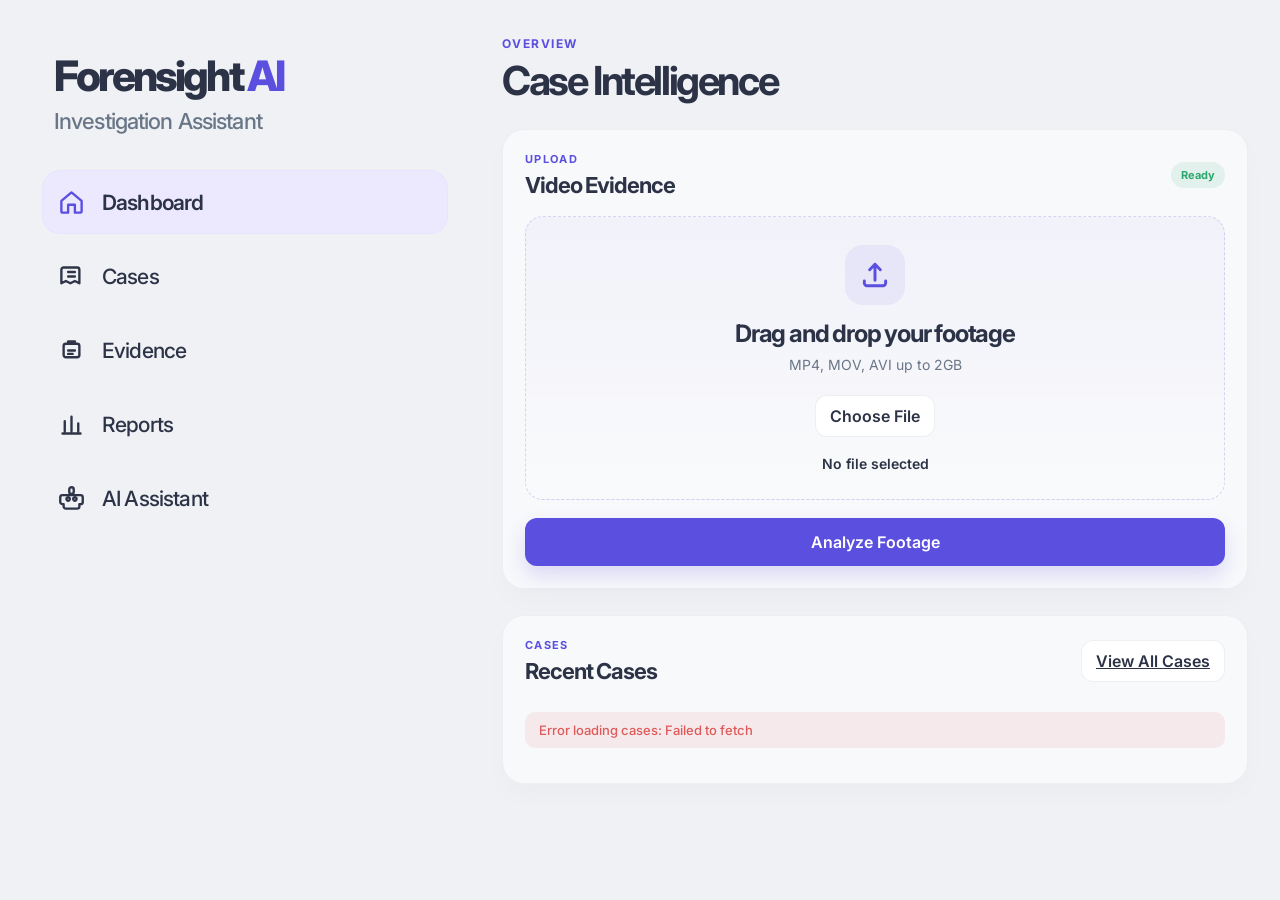
<file: frontend/index.html>
<!DOCTYPE html>
<html lang="en">
<head>
  <meta charset="UTF-8" />
  <meta name="viewport" content="width=device-width, initial-scale=1.0" />
  <title>Forensight AI</title>
  <link rel="preconnect" href="https://fonts.googleapis.com" />
  <link rel="preconnect" href="https://fonts.gstatic.com" crossorigin />
  <link href="https://fonts.googleapis.com/css2?family=Inter:wght@400;500;600;700;800&display=swap" rel="stylesheet" />
  <link rel="stylesheet" href="css/style.css?v=20261021-1526" />
</head>
<body>
  <div class="app-shell">
    <aside class="sidebar">
      <div class="brand">
        <div class="brand-title">Forensight <span>AI</span></div>
        <div class="brand-subtitle">Investigation Assistant</div>
      </div>

      <nav class="nav" aria-label="Sidebar navigation">
        <a href="index.html" class="nav-item active">
          <span class="nav-icon" aria-hidden="true">
            <svg viewBox="0 0 24 24"><path d="M3 10.5 12 3l9 7.5V20a1 1 0 0 1-1 1h-5v-7H9v7H4a1 1 0 0 1-1-1z"/></svg>
          </span>
          <span>Dashboard</span>
        </a>

        <a href="cases.html" class="nav-item">
          <span class="nav-icon" aria-hidden="true">
            <svg viewBox="0 0 24 24"><path d="M7 4h10a2 2 0 0 1 2 2v12l-4-2-4 2-4-2-4 2V6a2 2 0 0 1 2-2zm2 4h6M9 12h6"/></svg>
          </span>
          <span>Cases</span>
        </a>

        <a href="evidence.html" class="nav-item">
          <span class="nav-icon" aria-hidden="true">
            <svg viewBox="0 0 24 24"><path d="M7 6h10a2 2 0 0 1 2 2v8a2 2 0 0 1-2 2H7a2 2 0 0 1-2-2V8a2 2 0 0 1 2-2zm2 0V4h6v2M9 12h6M9 15h4"/></svg>
          </span>
          <span>Evidence</span>
        </a>

        <a href="reports.html" class="nav-item">
          <span class="nav-icon" aria-hidden="true">
            <svg viewBox="0 0 24 24"><path d="M6 18V9m6 9V5m6 13v-7M4 20h16"/></svg>
          </span>
          <span>Reports</span>
        </a>

        <a href="ai-assistant.html" class="nav-item">
          <span class="nav-icon" aria-hidden="true">
            <svg viewBox="0 0 24 24"><path d="M12 2a2 2 0 0 1 2 2v2a2 2 0 0 1-2 2 2 2 0 0 1-2-2V4a2 2 0 0 1 2-2zm8 7a2 2 0 0 1 2 2v4a2 2 0 0 1-2 2h-1v2a2 2 0 0 1-2 2H7a2 2 0 0 1-2-2v-2H4a2 2 0 0 1-2-2v-4a2 2 0 0 1 2-2h16zM9 11a1.5 1.5 0 1 0 0 3 1.5 1.5 0 0 0 0-3zm6 0a1.5 1.5 0 1 0 0 3 1.5 1.5 0 0 0 0-3z"/></svg>
          </span>
          <span>AI Assistant</span>
        </a>
      </nav>
    </aside>

    <main class="content-area" aria-label="Main content">
      <div class="dashboard page-section" id="pageDashboard">
        <header class="topbar">
          <div>
            <p class="eyebrow">Overview</p>
            <h1>Case Intelligence</h1>
          </div>
        </header>

        <section class="hero-row">
          <div class="upload-panel panel">
            <div class="panel-header">
              <div>
                <p class="eyebrow small">Upload</p>
                <h2>Video Evidence</h2>
              </div>
              <span class="status-pill ok" id="statusPill">Ready</span>
            </div>

            <div class="upload-dropzone">
              <input type="file" id="videoInput" accept="video/*" hidden />
              <div class="upload-icon" aria-hidden="true">
                <svg viewBox="0 0 24 24"><path d="M12 16V4m0 0 4 4m-4-4-4 4M4 16.5V18a2 2 0 0 0 2 2h12a2 2 0 0 0 2-2v-1.5"/></svg>
              </div>
              <h3>Drag and drop your footage</h3>
              <p>MP4, MOV, AVI up to 2GB</p>
              <button type="button" class="secondary-btn browse-btn" id="browseBtn">Choose File</button>
              <div class="file-name" id="fileName">No file selected</div>
            </div>

            <div class="upload-actions">
              <button type="button" class="primary-btn wide" id="analyzeBtn">Analyze Footage</button>
            </div>

            <!-- Live Progress Bar -->
            <div class="progress-container hidden" id="analysisProgressContainer" style="margin-top: 15px; padding: 12px 16px; background: rgba(30, 41, 59, 0.7); border: 1px solid rgba(255,255,255,0.08); border-radius: 8px;">
              <div style="display: flex; justify-content: space-between; font-size: 0.85rem; margin-bottom: 6px; color: #94a3b8;">
                <span id="analysisProgressText">Initializing analysis...</span>
                <strong id="analysisProgressPercent" style="color: #38bdf8;">0%</strong>
              </div>
              <div style="width: 100%; height: 8px; background: rgba(255,255,255,0.1); border-radius: 4px; overflow: hidden;">
                <div id="analysisProgressBar" style="width: 0%; height: 100%; background: linear-gradient(90deg, #3b82f6, #10b981); transition: width 0.3s ease;"></div>
              </div>
            </div>
          </div>

        </section>

        <section class="panel recent-cases-panel" id="recentCasesPanel">
          <div class="panel-header">
            <div>
              <p class="eyebrow small">Cases</p>
              <h2>Recent Cases</h2>
            </div>
            <a class="secondary-btn" href="cases.html">View All Cases</a>
          </div>
          <div class="recent-list" id="recentCasesList">
            <p class="empty-state">Loading cases...</p>
          </div>
        </section>

        <section class="panel results-panel hidden" id="analysisResults" aria-live="polite">
          <div class="panel-header">
            <div>
              <p class="eyebrow small">Analysis Output</p>
              <h2>Detection Results</h2>
            </div>
            <div class="result-links" style="display: flex; gap: 8px; flex-wrap: wrap;">
              <a class="secondary-btn" id="detectionsLink" href="#" target="_blank" rel="noreferrer">Open JSON</a>
              <button type="button" class="primary-btn" id="annotatedVideoLink">View Annotated Video</button>
              <a class="secondary-btn" id="navEvidenceLink" href="evidence.html">Evidence Log</a>
              <a class="secondary-btn" id="navTimelineLink" href="timeline.html">Timeline</a>
              <a class="secondary-btn" id="navReportLink" href="reports.html">Report</a>
              <a class="secondary-btn" id="navAiLink" href="ai-assistant.html">AI Assistant</a>
            </div>
          </div>

          <div class="video-preview hidden" id="videoPreview">
            <video id="annotatedVideo" controls preload="auto">
              Your browser does not support video playback.
            </video>
            <div class="video-actions">
              <a class="secondary-btn" id="downloadVideoLink" href="#" download>Download Annotated Video</a>
              <a class="secondary-btn" id="threatsJsonLink" href="#" target="_blank" rel="noreferrer">Threat Report (JSON)</a>
            </div>
          </div>

          <!-- Threat Assessment Banner -->
          <div class="threat-banner threat-safe" id="threatBanner">
            <div class="threat-badge-group">
              <span class="threat-level-pill" id="threatLevelPill">SAFE</span>
              <span class="threat-score-label">Peak Threat Risk: <strong id="threatScoreValue">0%</strong></span>
            </div>
            <div class="threat-incidents-count" id="threatIncidentsCount">0 Incidents Detected</div>
          </div>

          <div class="result-summary">
            <div class="result-stat">
              <span>Threat Level</span>
              <strong id="statThreatLevel">SAFE</strong>
            </div>
            <div class="result-stat">
              <span>Threat Incidents</span>
              <strong id="statThreatIncidents">0</strong>
            </div>
            <div class="result-stat">
              <span>Total detections</span>
              <strong id="totalDetections">0</strong>
            </div>
            <div class="result-stat result-objects">
              <span>Objects detected</span>
              <div id="objectCounts">No objects detected</div>
            </div>
          </div>

          <!-- Threat Incidents Timeline -->
          <div class="incidents-section" id="incidentsSection">
            <div class="section-title-row">
              <h3>Threat Incidents & Key Markers</h3>
              <span class="subtext">Click any incident to jump video directly to that moment</span>
            </div>
            <div class="incidents-list" id="incidentsList">
              <div class="no-incidents">No high-risk threat incidents identified in this footage.</div>
            </div>
          </div>

          <div class="table-wrap result-table-wrap">
            <table>
              <thead>
                <tr>
                  <th>Frame</th>
                  <th>Time</th>
                  <th>Object</th>
                  <th>Confidence</th>
                </tr>
              </thead>
              <tbody id="detectionsTable">
                <tr><td colspan="5">No detections available.</td></tr>
              </tbody>
            </table>
          </div>
          <p class="result-note" id="resultNote"></p>
        </section>

      </div>
    </main>
  </div>

  <script src="js/dashboard.js?v=20261021-1621"></script>
</body>
</html>
</file>
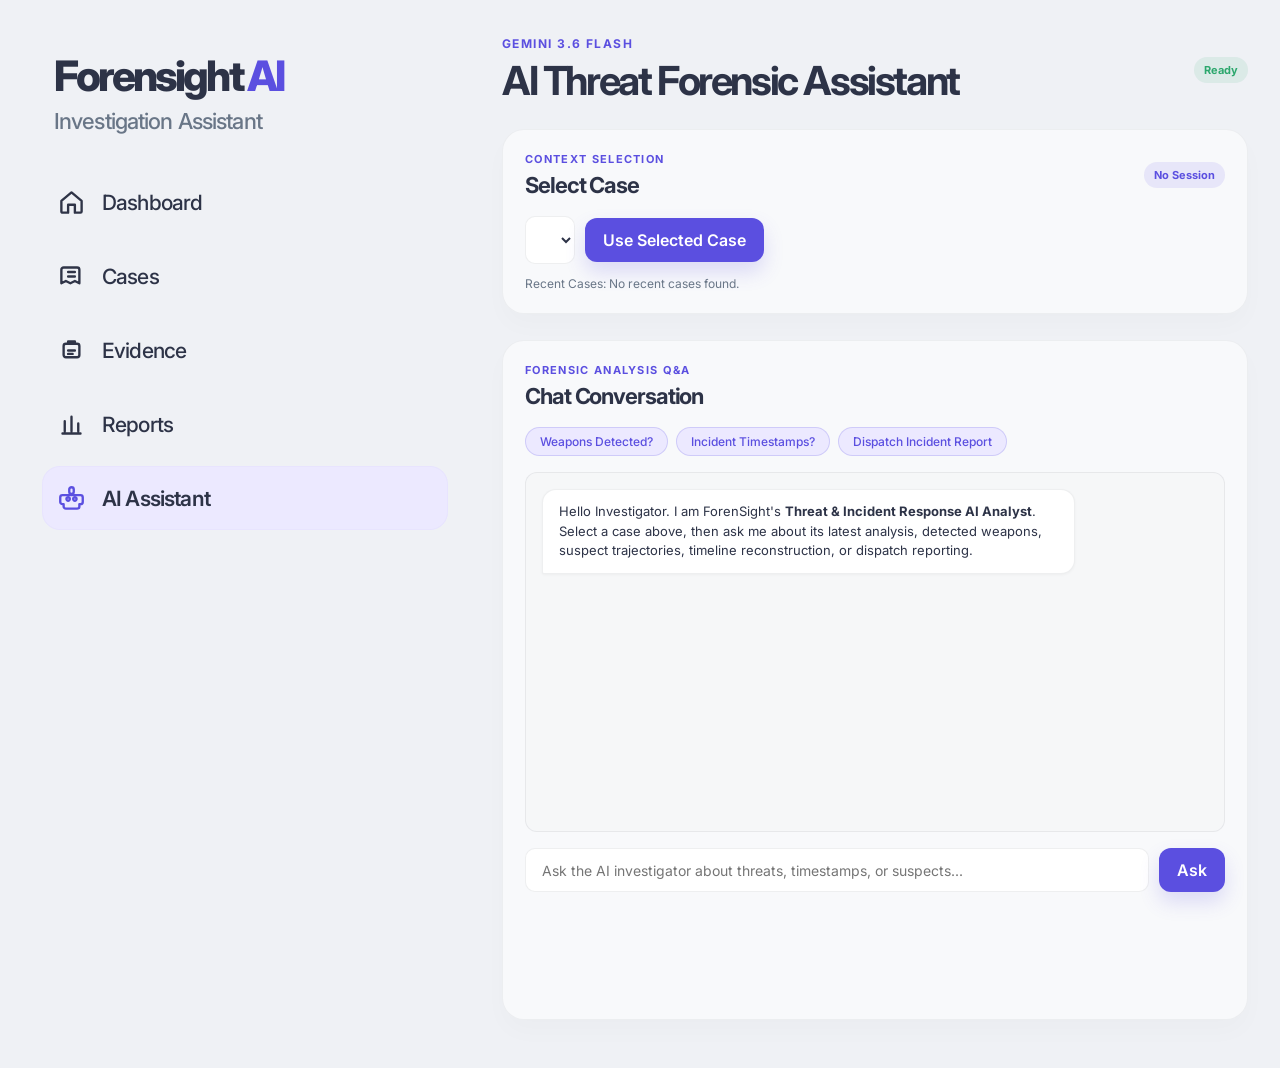
<file: frontend/ai-assistant.html>
<!DOCTYPE html>
<html lang="en">
<head>
  <meta charset="UTF-8" />
  <meta name="viewport" content="width=device-width, initial-scale=1.0" />
  <title>AI Assistant — Forensight AI</title>
  <link rel="preconnect" href="https://fonts.googleapis.com" />
  <link rel="preconnect" href="https://fonts.gstatic.com" crossorigin />
  <link href="https://fonts.googleapis.com/css2?family=Inter:wght@400;500;600;700;800&display=swap" rel="stylesheet" />
  <link rel="stylesheet" href="css/style.css?v=20261021-1526" />
  <link rel="stylesheet" href="css/ai-assistant.css" />
</head>
<body>
  <div class="app-shell">
    <aside class="sidebar">
      <div class="brand">
        <div class="brand-title">Forensight <span>AI</span></div>
        <div class="brand-subtitle">Investigation Assistant</div>
      </div>

      <nav class="nav" aria-label="Sidebar navigation">
        <a href="index.html" class="nav-item">
          <span class="nav-icon" aria-hidden="true">
            <svg viewBox="0 0 24 24"><path d="M3 10.5 12 3l9 7.5V20a1 1 0 0 1-1 1h-5v-7H9v7H4a1 1 0 0 1-1-1z"/></svg>
          </span>
          <span>Dashboard</span>
        </a>

        <a href="cases.html" class="nav-item">
          <span class="nav-icon" aria-hidden="true">
            <svg viewBox="0 0 24 24"><path d="M7 4h10a2 2 0 0 1 2 2v12l-4-2-4 2-4-2-4 2V6a2 2 0 0 1 2-2zm2 4h6M9 12h6"/></svg>
          </span>
          <span>Cases</span>
        </a>

        <a href="evidence.html" class="nav-item">
          <span class="nav-icon" aria-hidden="true">
            <svg viewBox="0 0 24 24"><path d="M7 6h10a2 2 0 0 1 2 2v8a2 2 0 0 1-2 2H7a2 2 0 0 1-2-2V8a2 2 0 0 1 2-2zm2 0V4h6v2M9 12h6M9 15h4"/></svg>
          </span>
          <span>Evidence</span>
        </a>

        <a href="reports.html" class="nav-item">
          <span class="nav-icon" aria-hidden="true">
            <svg viewBox="0 0 24 24"><path d="M6 18V9m6 9V5m6 13v-7M4 20h16"/></svg>
          </span>
          <span>Reports</span>
        </a>

        <a href="ai-assistant.html" class="nav-item active">
          <span class="nav-icon" aria-hidden="true">
            <svg viewBox="0 0 24 24"><path d="M12 2a2 2 0 0 1 2 2v2a2 2 0 0 1-2 2 2 2 0 0 1-2-2V4a2 2 0 0 1 2-2zm8 7a2 2 0 0 1 2 2v4a2 2 0 0 1-2 2h-1v2a2 2 0 0 1-2 2H7a2 2 0 0 1-2-2v-2H4a2 2 0 0 1-2-2v-4a2 2 0 0 1 2-2h16zM9 11a1.5 1.5 0 1 0 0 3 1.5 1.5 0 0 0 0-3zm6 0a1.5 1.5 0 1 0 0 3 1.5 1.5 0 0 0 0-3z"/></svg>
          </span>
          <span>AI Assistant</span>
        </a>
      </nav>
    </aside>

    <main class="content-area" aria-label="Main content">
      <div class="dashboard">
        <header class="topbar">
          <div>
            <p class="eyebrow">Gemini 3.6 Flash</p>
            <h1>AI Threat Forensic Assistant</h1>
          </div>
          <span class="status-pill ok" id="chatStatusPill">Ready</span>
        </header>

        <!-- Session Selection Panel -->
        <section class="panel">
          <div class="panel-header">
            <div>
              <p class="eyebrow small">Context Selection</p>
              <h2>Select Case</h2>
            </div>
            <span class="status-tag" id="activeSessionBadge">No Session</span>
          </div>
          <div style="display: flex; gap: 10px; align-items: center;">
            <div class="case-session-picker">
              <select id="caseNameSelect" class="case-session-select" aria-label="Select a case"></select>
            </div>
            <input type="hidden" id="aiAnalysisIdInput" />
            <button type="button" class="primary-btn" id="loadAnalysisAiBtn">Use Selected Case</button>
          </div>
          <div style="margin-top: 12px; font-size: 12px; color: var(--muted);" id="aiQuickLinks">
            <span>Recent Cases: </span><span id="aiQuickLinksChips">None recorded yet</span>
          </div>
        </section>

        <!-- AI Forensic Chat Panel -->
        <section class="panel chat-panel" id="investigationChatPanel">
          <div class="panel-header">
            <div>
              <p class="eyebrow small">Forensic Analysis Q&amp;A</p>
              <h2>Chat Conversation</h2>
            </div>
          </div>

          <div class="chat-quick-prompts" id="chatQuickPrompts">
            <button type="button" class="prompt-chip" data-prompt="Was any lethal weapon, gun, or knife detected in this footage?">Weapons Detected?</button>
            <button type="button" class="prompt-chip" data-prompt="At what exact timestamps did threat incidents occur and who was armed?">Incident Timestamps?</button>
            <button type="button" class="prompt-chip" data-prompt="Generate a formal security incident summary report for police or security dispatch.">Dispatch Incident Report</button>
          </div>

          <div class="chat-messages" id="chatMessages">
            <div class="chat-bubble model">
              <p>Hello Investigator. I am ForenSight's <strong>Threat &amp; Incident Response AI Analyst</strong>. Select a case above, then ask me about its latest analysis, detected weapons, suspect trajectories, timeline reconstruction, or dispatch reporting.</p>
            </div>
          </div>

          <form class="chat-input-form" id="chatForm">
            <input type="text" id="chatInput" placeholder="Ask the AI investigator about threats, timestamps, or suspects..." autocomplete="off" />
            <button type="submit" class="primary-btn" id="chatSendBtn">Ask</button>
          </form>
        </section>
      </div>
    </main>
  </div>

  <script src="js/case-session-picker.js?v=20261021-1642"></script>
  <script src="js/ai-assistant.js?v=20261021-1642"></script>
</body>
</html>
</file>
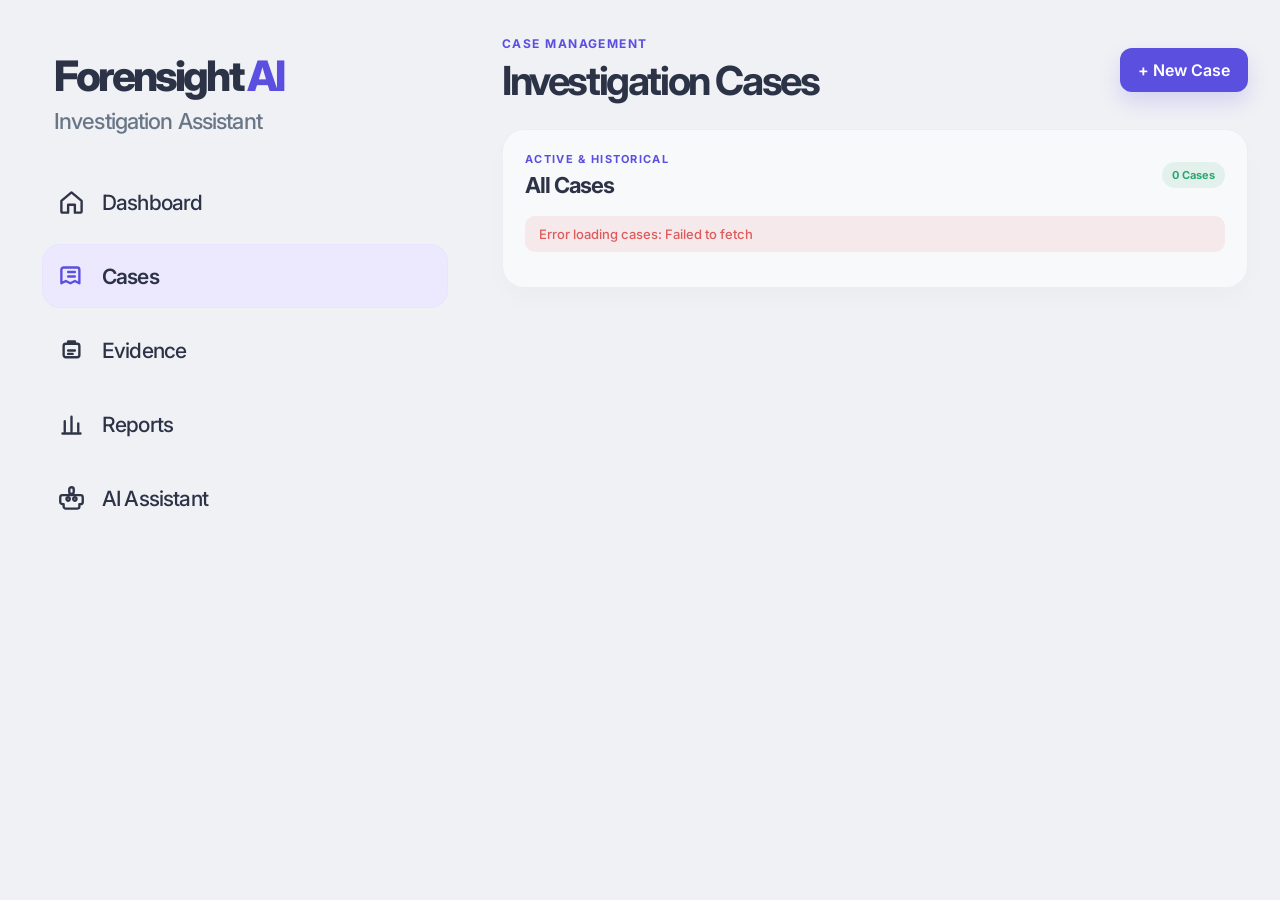
<file: frontend/cases.html>
<!DOCTYPE html>
<html lang="en">
<head>
  <meta charset="UTF-8" />
  <meta name="viewport" content="width=device-width, initial-scale=1.0" />
  <title>Cases — Forensight AI</title>
  <link rel="preconnect" href="https://fonts.googleapis.com" />
  <link rel="preconnect" href="https://fonts.gstatic.com" crossorigin />
  <link href="https://fonts.googleapis.com/css2?family=Inter:wght@400;500;600;700;800&display=swap" rel="stylesheet" />
  <link rel="stylesheet" href="css/style.css?v=20261021-1526" />
  <link rel="stylesheet" href="css/cases.css?v=20261021-1611" />
</head>
<body>
  <div class="app-shell">
    <aside class="sidebar">
      <div class="brand">
        <div class="brand-title">Forensight <span>AI</span></div>
        <div class="brand-subtitle">Investigation Assistant</div>
      </div>

      <nav class="nav" aria-label="Sidebar navigation">
        <a href="index.html" class="nav-item">
          <span class="nav-icon" aria-hidden="true">
            <svg viewBox="0 0 24 24"><path d="M3 10.5 12 3l9 7.5V20a1 1 0 0 1-1 1h-5v-7H9v7H4a1 1 0 0 1-1-1z"/></svg>
          </span>
          <span>Dashboard</span>
        </a>

        <a href="cases.html" class="nav-item active">
          <span class="nav-icon" aria-hidden="true">
            <svg viewBox="0 0 24 24"><path d="M7 4h10a2 2 0 0 1 2 2v12l-4-2-4 2-4-2-4 2V6a2 2 0 0 1 2-2zm2 4h6M9 12h6"/></svg>
          </span>
          <span>Cases</span>
        </a>

        <a href="evidence.html" class="nav-item">
          <span class="nav-icon" aria-hidden="true">
            <svg viewBox="0 0 24 24"><path d="M7 6h10a2 2 0 0 1 2 2v8a2 2 0 0 1-2 2H7a2 2 0 0 1-2-2V8a2 2 0 0 1 2-2zm2 0V4h6v2M9 12h6M9 15h4"/></svg>
          </span>
          <span>Evidence</span>
        </a>

        <a href="reports.html" class="nav-item">
          <span class="nav-icon" aria-hidden="true">
            <svg viewBox="0 0 24 24"><path d="M6 18V9m6 9V5m6 13v-7M4 20h16"/></svg>
          </span>
          <span>Reports</span>
        </a>

        <a href="ai-assistant.html" class="nav-item">
          <span class="nav-icon" aria-hidden="true">
            <svg viewBox="0 0 24 24"><path d="M12 2a2 2 0 0 1 2 2v2a2 2 0 0 1-2 2 2 2 0 0 1-2-2V4a2 2 0 0 1 2-2zm8 7a2 2 0 0 1 2 2v4a2 2 0 0 1-2 2h-1v2a2 2 0 0 1-2 2H7a2 2 0 0 1-2-2v-2H4a2 2 0 0 1-2-2v-4a2 2 0 0 1 2-2h16zM9 11a1.5 1.5 0 1 0 0 3 1.5 1.5 0 0 0 0-3zm6 0a1.5 1.5 0 1 0 0 3 1.5 1.5 0 0 0 0-3z"/></svg>
          </span>
          <span>AI Assistant</span>
        </a>
      </nav>
    </aside>

    <main class="content-area" aria-label="Main content">
      <div class="dashboard">
        <header class="topbar">
          <div>
            <p class="eyebrow">Case Management</p>
            <h1>Investigation Cases</h1>
          </div>
          <button type="button" class="primary-btn" id="showNewCaseModalBtn">+ New Case</button>
        </header>

        <!-- Create Case Panel -->
        <section class="panel hidden" id="createCasePanel">
          <div class="panel-header">
            <div>
              <p class="eyebrow small">Form</p>
              <h2>Create New Investigation Case</h2>
            </div>
            <button type="button" class="secondary-btn" id="cancelCaseBtn">Cancel</button>
          </div>
          <form id="createCaseForm">
            <div class="form-row">
              <div class="form-group">
                <label for="caseNameInput">Case Name *</label>
                <input type="text" id="caseNameInput" placeholder="e.g. Incident #2026-09A — Main Entrance Security" required />
              </div>
              <div class="form-group">
                <label for="caseInvestigatorInput">Lead Investigator</label>
                <input type="text" id="caseInvestigatorInput" placeholder="e.g. Agent J. Miller" />
              </div>
            </div>
            <div class="form-group">
              <label for="caseDescriptionInput">Case Description</label>
              <textarea id="caseDescriptionInput" rows="3" placeholder="Brief summary of the incident under investigation..."></textarea>
            </div>
            <div class="upload-actions">
              <button type="submit" class="primary-btn" id="saveCaseBtn">Create Case</button>
            </div>
          </form>
        </section>

        <!-- Cases List Panel -->
        <section class="panel">
          <div class="panel-header">
            <div>
              <p class="eyebrow small">Active &amp; Historical</p>
              <h2>All Cases</h2>
            </div>
            <span class="status-pill ok" id="casesCountPill">0 Cases</span>
          </div>
          <div id="casesList">
            <p class="empty-state">No cases created yet. Click "+ New Case" above to start a case.</p>
          </div>
        </section>
      </div>
    </main>
  </div>

  <script src="js/cases.js?v=20261021-1611"></script>
</body>
</html>
</file>
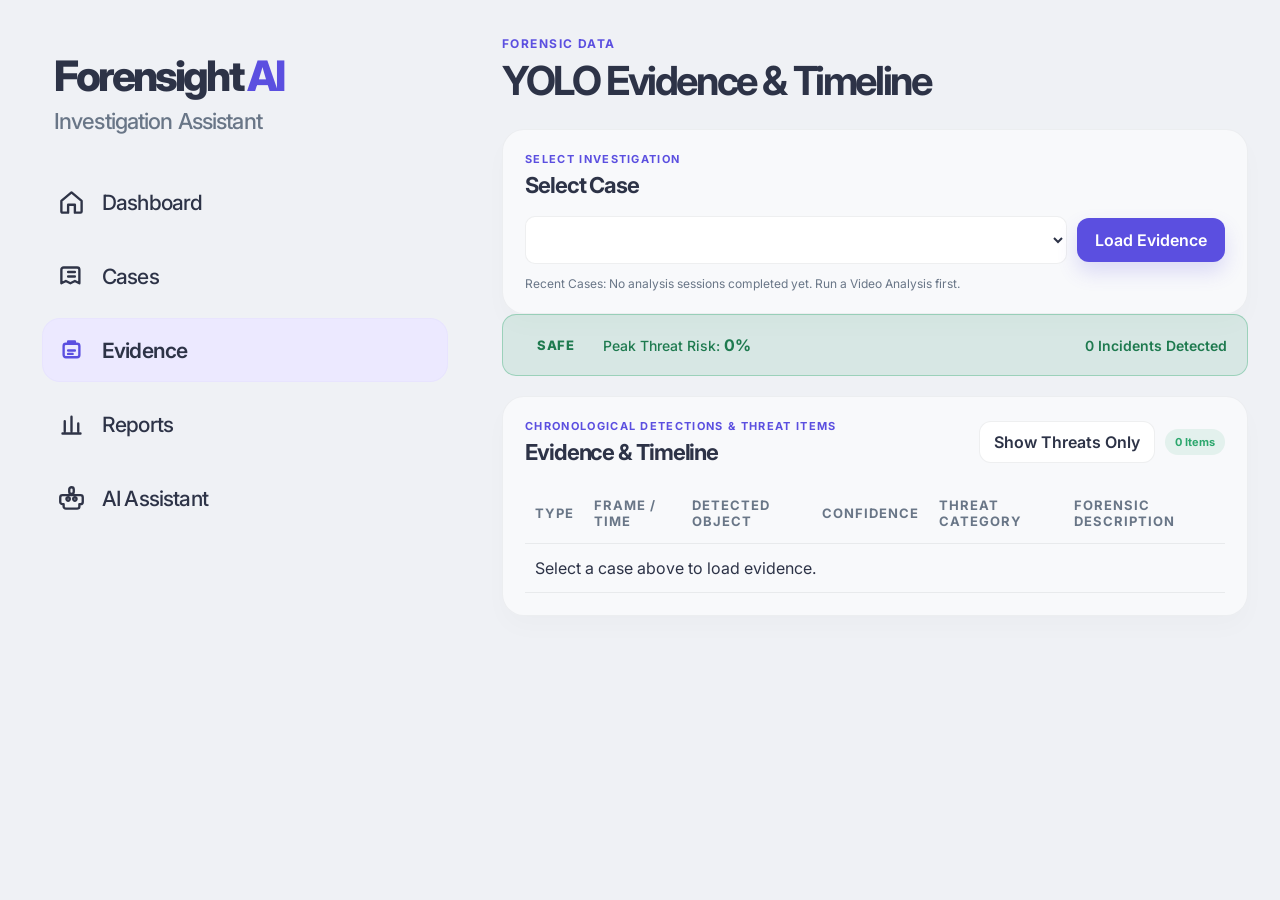
<file: frontend/evidence.html>
<!DOCTYPE html>
<html lang="en">
<head>
  <meta charset="UTF-8" />
  <meta name="viewport" content="width=device-width, initial-scale=1.0" />
  <title>Evidence & Timeline — Forensight AI</title>
  <link rel="preconnect" href="https://fonts.googleapis.com" />
  <link rel="preconnect" href="https://fonts.gstatic.com" crossorigin />
  <link href="https://fonts.googleapis.com/css2?family=Inter:wght@400;500;600;700;800&display=swap" rel="stylesheet" />
  <link rel="stylesheet" href="css/style.css?v=20261021-1526" />
  <link rel="stylesheet" href="css/evidence.css?v=20261021-1556" />
</head>
<body>
  <div class="app-shell">
    <aside class="sidebar">
      <div class="brand">
        <div class="brand-title">Forensight <span>AI</span></div>
        <div class="brand-subtitle">Investigation Assistant</div>
      </div>

      <nav class="nav" aria-label="Sidebar navigation">
        <a href="index.html" class="nav-item">
          <span class="nav-icon" aria-hidden="true">
            <svg viewBox="0 0 24 24"><path d="M3 10.5 12 3l9 7.5V20a1 1 0 0 1-1 1h-5v-7H9v7H4a1 1 0 0 1-1-1z"/></svg>
          </span>
          <span>Dashboard</span>
        </a>

        <a href="cases.html" class="nav-item">
          <span class="nav-icon" aria-hidden="true">
            <svg viewBox="0 0 24 24"><path d="M7 4h10a2 2 0 0 1 2 2v12l-4-2-4 2-4-2-4 2V6a2 2 0 0 1 2-2zm2 4h6M9 12h6"/></svg>
          </span>
          <span>Cases</span>
        </a>

        <a href="evidence.html" class="nav-item active">
          <span class="nav-icon" aria-hidden="true">
            <svg viewBox="0 0 24 24"><path d="M7 6h10a2 2 0 0 1 2 2v8a2 2 0 0 1-2 2H7a2 2 0 0 1-2-2V8a2 2 0 0 1 2-2zm2 0V4h6v2M9 12h6M9 15h4"/></svg>
          </span>
          <span>Evidence</span>
        </a>

        <a href="reports.html" class="nav-item">
          <span class="nav-icon" aria-hidden="true">
            <svg viewBox="0 0 24 24"><path d="M6 18V9m6 9V5m6 13v-7M4 20h16"/></svg>
          </span>
          <span>Reports</span>
        </a>

        <a href="ai-assistant.html" class="nav-item">
          <span class="nav-icon" aria-hidden="true">
            <svg viewBox="0 0 24 24"><path d="M12 2a2 2 0 0 1 2 2v2a2 2 0 0 1-2 2 2 2 0 0 1-2-2V4a2 2 0 0 1 2-2zm8 7a2 2 0 0 1 2 2v4a2 2 0 0 1-2 2h-1v2a2 2 0 0 1-2 2H7a2 2 0 0 1-2-2v-2H4a2 2 0 0 1-2-2v-4a2 2 0 0 1 2-2h16zM9 11a1.5 1.5 0 1 0 0 3 1.5 1.5 0 0 0 0-3zm6 0a1.5 1.5 0 1 0 0 3 1.5 1.5 0 0 0 0-3z"/></svg>
          </span>
          <span>AI Assistant</span>
        </a>
      </nav>
    </aside>

    <main class="content-area" aria-label="Main content">
      <div class="dashboard">
        <header class="topbar">
          <div>
            <p class="eyebrow">Forensic Data</p>
            <h1>YOLO Evidence &amp; Timeline</h1>
          </div>
        </header>

        <!-- Quick Select Analysis Bar -->
        <section class="panel">
          <div class="panel-header">
            <div>
              <p class="eyebrow small">Select Investigation</p>
              <h2>Select Case</h2>
            </div>
          </div>
          <div class="case-session-picker">
            <select id="caseNameSelect" class="case-session-select" aria-label="Select a case"></select>
            <button type="button" class="primary-btn" id="loadEvidenceBtn">Load Evidence</button>
          </div>
          <input type="hidden" id="evidenceAnalysisIdInput" />
          <p class="analysis-case-name hidden" id="analysisCaseName" aria-live="polite"></p>
          <div style="margin-top: 12px; font-size: 12px; color: var(--muted);" id="evidenceQuickLinks">
            <span>Recent Cases: </span><span id="evidenceQuickLinksChips">None recorded yet</span>
          </div>
        </section>

        <!-- Threat Assessment Banner -->
        <div class="threat-banner threat-safe hidden" id="evidenceThreatBanner">
          <div class="threat-badge-group">
            <span class="threat-level-pill" id="evidenceThreatLevelPill">SAFE</span>
            <span class="threat-score-label">Peak Threat Risk: <strong id="evidenceThreatScoreValue">0%</strong></span>
          </div>
          <div class="threat-incidents-count" id="evidenceThreatIncidentsCount">0 Incidents Detected</div>
        </div>

        <section class="panel evidence-results" id="evidenceListSection">
          <div class="panel-header">
            <div>
              <p class="eyebrow small">Chronological Detections &amp; Threat Items</p>
              <h2 id="evidenceTitle">Evidence &amp; Timeline</h2>
            </div>
            <div style="display: flex; align-items: center; gap: 10px;">
              <a class="primary-btn hidden" id="viewAnnotatedVideoBtn" target="_blank" rel="noreferrer">View Annotated Video</a>
              <button type="button" class="secondary-btn threat-filter-btn" id="threatFilterBtn">Show Threats Only</button>
              <span class="status-pill ok" id="evidenceCountPill">0 Items</span>
            </div>
          </div>
          <div class="table-wrap result-table-wrap">
            <table>
              <thead>
                <tr>
                  <th>Type</th>
                  <th>Frame / Time</th>
                  <th>Detected Object</th>
                  <th>Confidence</th>
                  <th>Threat Category</th>
                  <th>Forensic Description</th>
                </tr>
              </thead>
              <tbody id="evidenceTableBody">
                <tr><td colspan="6">Select a case above to load evidence.</td></tr>
              </tbody>
            </table>
          </div>
        </section>
      </div>
    </main>
  </div>

  <script src="js/case-session-picker.js?v=20261021-1621"></script>
  <script src="js/evidence.js?v=20261021-1621"></script>
</body>
</html>
</file>
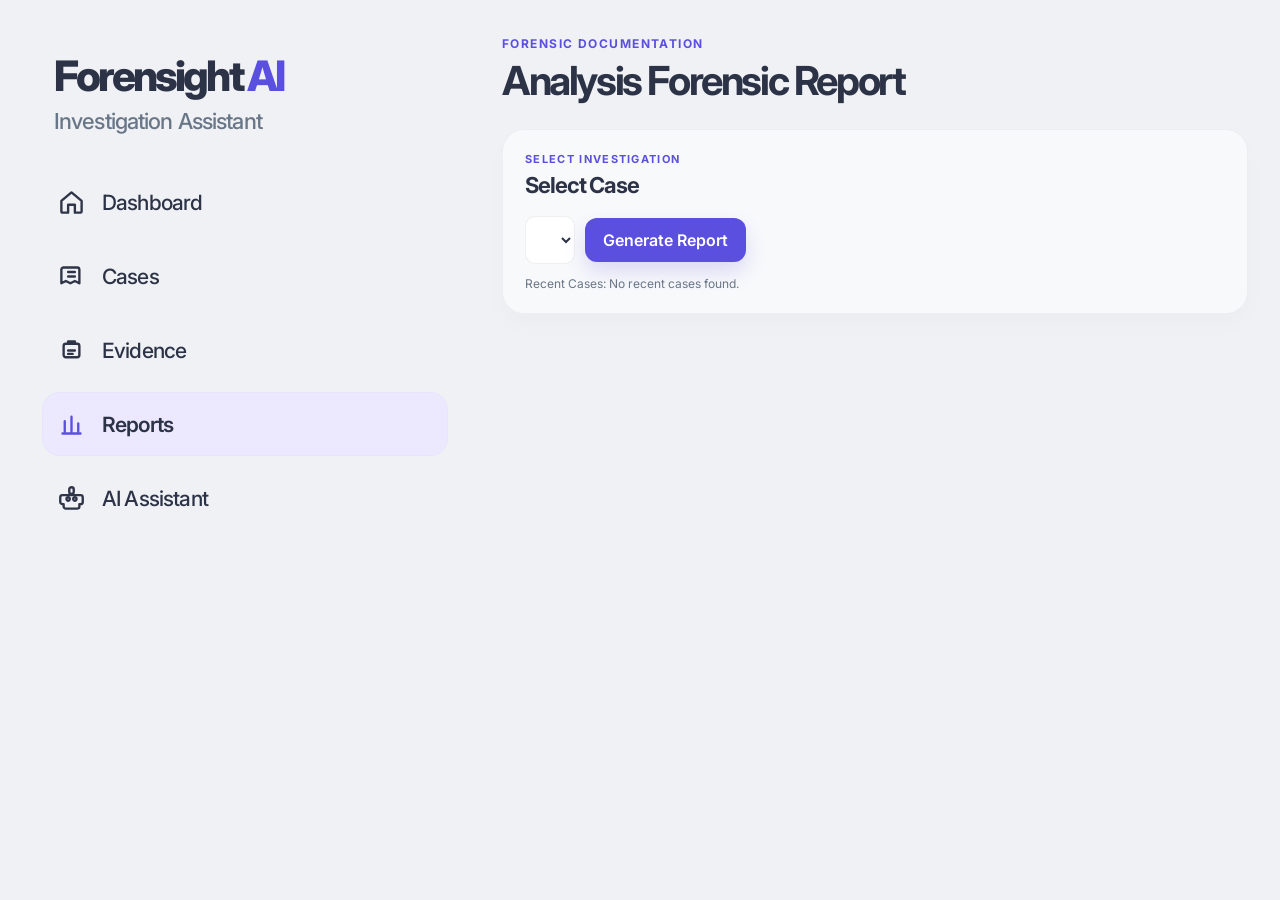
<file: frontend/reports.html>
<!DOCTYPE html>
<html lang="en">
<head>
  <meta charset="UTF-8" />
  <meta name="viewport" content="width=device-width, initial-scale=1.0" />
  <title>Reports — Forensight AI</title>
  <link rel="preconnect" href="https://fonts.googleapis.com" />
  <link rel="preconnect" href="https://fonts.gstatic.com" crossorigin />
  <link href="https://fonts.googleapis.com/css2?family=Inter:wght@400;500;600;700;800&display=swap" rel="stylesheet" />
  <link rel="stylesheet" href="css/style.css?v=20261021-1526" />
  <link rel="stylesheet" href="css/reports.css?v=20261021-1626" />
</head>
<body>
  <div class="app-shell">
    <aside class="sidebar">
      <div class="brand">
        <div class="brand-title">Forensight <span>AI</span></div>
        <div class="brand-subtitle">Investigation Assistant</div>
      </div>

      <nav class="nav" aria-label="Sidebar navigation">
        <a href="index.html" class="nav-item">
          <span class="nav-icon" aria-hidden="true">
            <svg viewBox="0 0 24 24"><path d="M3 10.5 12 3l9 7.5V20a1 1 0 0 1-1 1h-5v-7H9v7H4a1 1 0 0 1-1-1z"/></svg>
          </span>
          <span>Dashboard</span>
        </a>

        <a href="cases.html" class="nav-item">
          <span class="nav-icon" aria-hidden="true">
            <svg viewBox="0 0 24 24"><path d="M7 4h10a2 2 0 0 1 2 2v12l-4-2-4 2-4-2-4 2V6a2 2 0 0 1 2-2zm2 4h6M9 12h6"/></svg>
          </span>
          <span>Cases</span>
        </a>

        <a href="evidence.html" class="nav-item">
          <span class="nav-icon" aria-hidden="true">
            <svg viewBox="0 0 24 24"><path d="M7 6h10a2 2 0 0 1 2 2v8a2 2 0 0 1-2 2H7a2 2 0 0 1-2-2V8a2 2 0 0 1 2-2zm2 0V4h6v2M9 12h6M9 15h4"/></svg>
          </span>
          <span>Evidence</span>
        </a>

        <a href="reports.html" class="nav-item active">
          <span class="nav-icon" aria-hidden="true">
            <svg viewBox="0 0 24 24"><path d="M6 18V9m6 9V5m6 13v-7M4 20h16"/></svg>
          </span>
          <span>Reports</span>
        </a>

        <a href="ai-assistant.html" class="nav-item">
          <span class="nav-icon" aria-hidden="true">
            <svg viewBox="0 0 24 24"><path d="M12 2a2 2 0 0 1 2 2v2a2 2 0 0 1-2 2 2 2 0 0 1-2-2V4a2 2 0 0 1 2-2zm8 7a2 2 0 0 1 2 2v4a2 2 0 0 1-2 2h-1v2a2 2 0 0 1-2 2H7a2 2 0 0 1-2-2v-2H4a2 2 0 0 1-2-2v-4a2 2 0 0 1 2-2h16zM9 11a1.5 1.5 0 1 0 0 3 1.5 1.5 0 0 0 0-3zm6 0a1.5 1.5 0 1 0 0 3 1.5 1.5 0 0 0 0-3z"/></svg>
          </span>
          <span>AI Assistant</span>
        </a>
      </nav>
    </aside>

    <main class="content-area" aria-label="Main content">
      <div class="dashboard">
        <header class="topbar">
          <div>
            <p class="eyebrow">Forensic Documentation</p>
            <h1>Analysis Forensic Report</h1>
          </div>
        </header>

        <!-- Select Analysis for Report -->
        <section class="panel">
          <div class="panel-header">
            <div>
              <p class="eyebrow small">Select Investigation</p>
              <h2>Select Case</h2>
            </div>
          </div>
          <div style="display: flex; gap: 10px; align-items: center;">
            <div class="case-session-picker">
              <select id="caseNameSelect" class="case-session-select" aria-label="Select a case"></select>
            </div>
            <input type="hidden" id="reportAnalysisIdInput" />
            <button type="button" class="primary-btn" id="loadReportBtn">Generate Report</button>
          </div>
          <div style="margin-top: 12px; font-size: 12px; color: var(--muted);" id="reportQuickLinks">
            <span>Recent Cases: </span><span id="reportQuickLinksChips">None recorded yet</span>
          </div>
        </section>

        <!-- Report Content -->
        <section class="panel hidden" id="reportDisplayPanel">
          <div class="panel-header">
            <div>
              <p class="eyebrow small">Official Summary</p>
              <h2 id="reportHeaderTitle">Forensic Incident Report</h2>
            </div>
            <div class="report-header-actions">
              <span class="status-pill ok" id="reportThreatPill">SAFE</span>
              <button type="button" class="primary-btn report-print-button" onclick="window.print()">
                Print / Export PDF
              </button>
            </div>
          </div>

          <div class="result-summary" style="margin-bottom: 24px;">
            <div class="result-stat">
              <span>Case Name</span>
              <strong id="reportStatId">-</strong>
            </div>
            <div class="result-stat">
              <span>Total Detections</span>
              <strong id="reportStatDetections">0</strong>
            </div>
            <div class="result-stat">
              <span>Threat Risk Score</span>
              <strong id="reportStatThreatScore">0%</strong>
            </div>
            <div class="result-stat">
              <span>Incidents Recorded</span>
              <strong id="reportStatIncidents">0</strong>
            </div>
          </div>

          <!-- Threat Assessment Banner -->
          <div class="threat-banner threat-safe" id="reportThreatBanner">
            <div class="threat-badge-group">
              <span class="threat-level-pill" id="reportThreatLevelBadge">SAFE</span>
              <span class="threat-score-label">Peak Threat Risk: <strong id="reportThreatScoreLabel">0%</strong></span>
            </div>
            <div class="threat-incidents-count" id="reportThreatIncidentsLabel">0 Incidents Detected</div>
          </div>

          <!-- Threat Incidents Breakdown -->
          <div class="incidents-section" id="reportIncidentsSection" style="margin-bottom: 24px;">
            <div class="section-title-row">
              <h3>Threat Incidents Breakdown</h3>
              <span class="subtext" id="reportIncidentsSummaryText">No incidents</span>
            </div>
            <div class="incidents-list" id="reportIncidentsList">
              <div class="no-incidents">No threat incidents identified in this analysis.</div>
            </div>
          </div>

          <!-- Key Findings -->
          <div style="margin-bottom: 24px;">
            <h3 style="margin-bottom: 12px; font-size: 15px; color: var(--text);">Investigative Findings</h3>
            <div id="reportFindingsList">
              <p class="empty-state">No findings compiled.</p>
            </div>
          </div>

          <!-- Chronological Summary Timeline -->
          <div>
            <h3 style="margin-bottom: 12px; font-size: 15px; color: var(--text);">Timeline of Key Appearance Events</h3>
            <div id="reportTimelineList">
              <p class="empty-state">No timeline events compiled.</p>
            </div>
          </div>
        </section>
      </div>
    </main>
  </div>

  <script src="js/case-session-picker.js?v=20261021-1604"></script>
  <script src="js/reports.js?v=20261021-1605"></script>
</body>
</html>
</file>
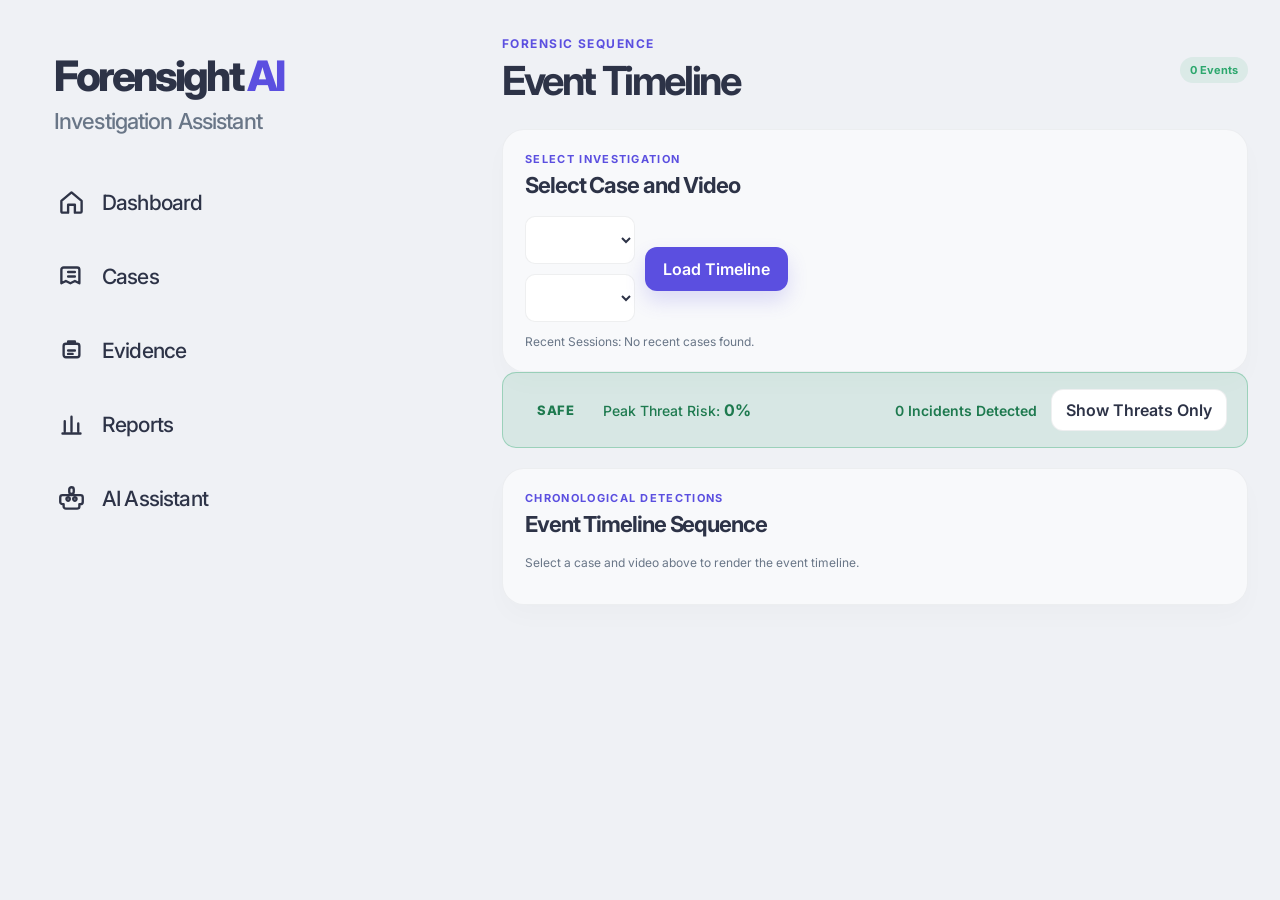
<file: frontend/timeline.html>
<!DOCTYPE html>
<html lang="en">
<head>
  <meta charset="UTF-8" />
  <meta name="viewport" content="width=device-width, initial-scale=1.0" />
  <title>Timeline — Forensight AI</title>
  <link rel="preconnect" href="https://fonts.googleapis.com" />
  <link rel="preconnect" href="https://fonts.gstatic.com" crossorigin />
  <link href="https://fonts.googleapis.com/css2?family=Inter:wght@400;500;600;700;800&display=swap" rel="stylesheet" />
  <link rel="stylesheet" href="css/style.css?v=20261021-1526" />
  <link rel="stylesheet" href="css/timeline.css" />
</head>
<body>
  <div class="app-shell">
    <aside class="sidebar">
      <div class="brand">
        <div class="brand-title">Forensight <span>AI</span></div>
        <div class="brand-subtitle">Investigation Assistant</div>
      </div>

      <nav class="nav" aria-label="Sidebar navigation">
        <a href="index.html" class="nav-item">
          <span class="nav-icon" aria-hidden="true">
            <svg viewBox="0 0 24 24"><path d="M3 10.5 12 3l9 7.5V20a1 1 0 0 1-1 1h-5v-7H9v7H4a1 1 0 0 1-1-1z"/></svg>
          </span>
          <span>Dashboard</span>
        </a>

        <a href="cases.html" class="nav-item">
          <span class="nav-icon" aria-hidden="true">
            <svg viewBox="0 0 24 24"><path d="M7 4h10a2 2 0 0 1 2 2v12l-4-2-4 2-4-2-4 2V6a2 2 0 0 1 2-2zm2 4h6M9 12h6"/></svg>
          </span>
          <span>Cases</span>
        </a>

        <a href="evidence.html" class="nav-item">
          <span class="nav-icon" aria-hidden="true">
            <svg viewBox="0 0 24 24"><path d="M7 6h10a2 2 0 0 1 2 2v8a2 2 0 0 1-2 2H7a2 2 0 0 1-2-2V8a2 2 0 0 1 2-2zm2 0V4h6v2M9 12h6M9 15h4"/></svg>
          </span>
          <span>Evidence</span>
        </a>

        <a href="reports.html" class="nav-item">
          <span class="nav-icon" aria-hidden="true">
            <svg viewBox="0 0 24 24"><path d="M6 18V9m6 9V5m6 13v-7M4 20h16"/></svg>
          </span>
          <span>Reports</span>
        </a>

        <a href="ai-assistant.html" class="nav-item">
          <span class="nav-icon" aria-hidden="true">
            <svg viewBox="0 0 24 24"><path d="M12 2a2 2 0 0 1 2 2v2a2 2 0 0 1-2 2 2 2 0 0 1-2-2V4a2 2 0 0 1 2-2zm8 7a2 2 0 0 1 2 2v4a2 2 0 0 1-2 2h-1v2a2 2 0 0 1-2 2H7a2 2 0 0 1-2-2v-2H4a2 2 0 0 1-2-2v-4a2 2 0 0 1 2-2h16zM9 11a1.5 1.5 0 1 0 0 3 1.5 1.5 0 0 0 0-3zm6 0a1.5 1.5 0 1 0 0 3 1.5 1.5 0 0 0 0-3z"/></svg>
          </span>
          <span>AI Assistant</span>
        </a>
      </nav>
    </aside>

    <main class="content-area" aria-label="Main content">
      <div class="dashboard">
        <header class="topbar">
          <div>
            <p class="eyebrow">Forensic Sequence</p>
            <h1>Event Timeline</h1>
          </div>
          <span class="status-pill ok" id="timelineCountPill">0 Events</span>
        </header>

        <!-- Select Analysis Bar -->
        <section class="panel">
          <div class="panel-header">
            <div>
              <p class="eyebrow small">Select Investigation</p>
              <h2>Select Case and Video</h2>
            </div>
          </div>
          <div style="display: flex; gap: 10px; align-items: center;">
            <div class="case-session-picker">
              <select id="caseNameSelect" class="case-session-select" aria-label="Select a case"></select>
              <select id="caseSessionSelect" class="case-session-select" aria-label="Select a video"></select>
            </div>
            <input type="hidden" id="timelineAnalysisIdInput" />
            <button type="button" class="primary-btn" id="loadTimelineBtn">Load Timeline</button>
          </div>
          <div style="margin-top: 12px; font-size: 12px; color: var(--muted);" id="timelineQuickLinks">
            <span>Recent Sessions: </span><span id="timelineQuickLinksChips">None recorded yet</span>
          </div>
        </section>

        <!-- Threat Assessment Banner -->
        <div class="threat-banner threat-safe hidden" id="timelineThreatBanner">
          <div class="threat-badge-group">
            <span class="threat-level-pill" id="timelineThreatLevelPill">SAFE</span>
            <span class="threat-score-label">Peak Threat Risk: <strong id="timelineThreatScoreValue">0%</strong></span>
          </div>
          <div style="display: flex; align-items: center; gap: 14px;">
            <div class="threat-incidents-count" id="timelineThreatIncidentsCount">0 Incidents Detected</div>
            <button type="button" class="secondary-btn threat-filter-btn" id="timelineThreatFilterBtn">Show Threats Only</button>
          </div>
        </div>

        <!-- Event Timeline Section -->
        <section class="panel">
          <div class="panel-header">
            <div>
              <p class="eyebrow small">Chronological Detections</p>
              <h2>Event Timeline Sequence</h2>
            </div>
          </div>
          <div id="timelineContainer">
            <p class="empty-state">Select a case and video above to render the event timeline.</p>
          </div>
        </section>
      </div>
    </main>
  </div>

  <script src="js/case-session-picker.js?v=20261021-1600"></script>
  <script src="js/timeline.js?v=20261021-1600"></script>
</body>
</html>
</file>
<file: frontend/css/style.css>
:root {
  --bg: #eff1f5;
  --purple: #5b4fe0;
  --purple-soft: #ece9ff;
  --text: #2d3347;
  --muted: #697687;
  --panel: rgba(255, 255, 255, 0.58);
  --line: rgba(45, 51, 71, 0.08);
  --success: #2ca76d;
  --warning: #d49b2f;
  --danger: #df5a5a;
}

* {
  box-sizing: border-box;
}

html, body {
  margin: 0;
  min-height: 100%;
  background: var(--bg);
  font-family: 'Inter', 'Segoe UI', sans-serif;
  color: var(--text);
}

body {
  min-height: 100vh;
}

button, input {
  font: inherit;
}

.app-shell {
  display: flex;
  min-height: 100vh;
  background: var(--bg);
}

.sidebar {
  width: 470px;
  padding: 54px 22px 0 42px;
  background: rgba(255, 255, 255, 0.02);
}

.brand {
  margin-left: 12px;
}

.brand-title {
  font-size: 42px;
  line-height: 1.05;
  letter-spacing: -0.07em;
  font-weight: 800;
  color: var(--text);
}

.brand-title span {
  color: var(--purple);
}

.brand-subtitle {
  margin-top: 10px;
  font-size: 22px;
  letter-spacing: -0.04em;
  color: var(--muted);
  font-weight: 500;
}

.nav {
  margin-top: 36px;
  display: flex;
  flex-direction: column;
  gap: 10px;
}

.nav-item {
  display: flex;
  align-items: center;
  width: 100%;
  min-height: 64px;
  padding: 0 18px 0 14px;
  border-radius: 18px;
  gap: 16px;
  font-size: 21px;
  letter-spacing: -0.04em;
  color: var(--text);
  font-weight: 500;
  text-decoration: none;
  transition: background 0.2s ease, transform 0.2s ease;
}

.nav-item:hover,
.nav-item:focus,
.nav-item:active,
.nav-item:visited {
  text-decoration: none;
}

.nav-item[href="timeline.html"] {
  display: none;
}

.case-session-picker {
  display: flex;
  flex-wrap: wrap;
  gap: 10px;
  align-items: center;
}

.case-session-select {
  flex: 1 1 220px;
  min-width: 0;
  padding: 12px 14px;
  border: 1px solid var(--line);
  border-radius: 10px;
  background: #fff;
  color: var(--text);
  font: inherit;
}

.nav-item.active {
  background: var(--purple-soft);
  color: var(--text);
  font-weight: 600;
  box-shadow: inset 0 0 0 1px rgba(91, 79, 224, 0.03);
}

.nav-item:hover {
  background: rgba(91, 79, 224, 0.04);
}

.nav-icon {
  width: 30px;
  height: 30px;
  display: inline-flex;
  align-items: center;
  justify-content: center;
  color: #2f3447;
  flex-shrink: 0;
}

.nav-icon svg {
  width: 27px;
  height: 27px;
  stroke: currentColor;
  fill: none;
  stroke-width: 2.1;
  stroke-linecap: round;
  stroke-linejoin: round;
}

.active .nav-icon {
  color: var(--purple);
}

.content-area {
  flex: 1;
  min-height: 100vh;
  background: rgba(255, 255, 255, 0.02);
  padding: 36px 32px 48px;
}

.dashboard {
  max-width: 1220px;
  margin: 0 auto;
}

.topbar {
  display: flex;
  justify-content: space-between;
  align-items: center;
  gap: 20px;
  margin-bottom: 26px;
}

.eyebrow {
  margin: 0 0 8px;
  color: var(--purple);
  font-size: 12px;
  letter-spacing: 0.12em;
  text-transform: uppercase;
  font-weight: 700;
}

.eyebrow.small {
  font-size: 11px;
  margin-bottom: 6px;
}

.topbar h1 {
  margin: 0;
  font-size: 40px;
  line-height: 1.1;
  letter-spacing: -0.06em;
  color: var(--text);
}

.primary-btn,
.secondary-btn {
  border: 0;
  border-radius: 12px;
  font: inherit;
  font-weight: 600;
  cursor: pointer;
}

.primary-btn {
  background: var(--purple);
  color: #fff;
  padding: 12px 18px;
  box-shadow: 0 10px 20px rgba(91, 79, 224, 0.18);
}

.primary-btn.wide {
  width: 100%;
  padding: 14px 18px;
}

.primary-btn:disabled {
  opacity: 0.7;
  cursor: not-allowed;
}

.secondary-btn {
  background: #fff;
  color: var(--text);
  border: 1px solid var(--line);
  padding: 10px 14px;
}

.hero-row {
  display: grid;
  grid-template-columns: 1fr;
  gap: 20px;
  margin-bottom: 26px;
}

.panel {
  background: var(--panel);
  border: 1px solid rgba(45, 51, 71, 0.06);
  border-radius: 22px;
  padding: 22px;
  box-shadow: 0 12px 24px rgba(20, 30, 60, 0.02);
}

.panel-header {
  display: flex;
  justify-content: space-between;
  align-items: center;
  gap: 16px;
  margin-bottom: 18px;
}

.panel-header h2 {
  margin: 0;
  font-size: 22px;
  letter-spacing: -0.05em;
  color: var(--text);
}

.status-pill {
  display: inline-flex;
  align-items: center;
  border-radius: 999px;
  padding: 6px 10px;
  font-size: 11px;
  font-weight: 700;
  background: rgba(91, 79, 224, 0.1);
  color: var(--purple);
}

.status-pill.ok {
  background: rgba(44, 167, 109, 0.1);
  color: var(--success);
}

.status-pill.processing {
  background: rgba(212, 155, 47, 0.12);
  color: var(--warning);
}

.upload-dropzone {
  border: 1.5px dashed rgba(91, 79, 224, 0.22);
  border-radius: 18px;
  background: linear-gradient(180deg, rgba(91, 79, 224, 0.04), rgba(255,255,255,0.2));
  text-align: center;
  padding: 28px 20px 24px;
}

.upload-icon {
  width: 60px;
  height: 60px;
  margin: 0 auto 14px;
  display: flex;
  align-items: center;
  justify-content: center;
  border-radius: 18px;
  background: rgba(91, 79, 224, 0.08);
  color: var(--purple);
}

.upload-icon svg {
  width: 32px;
  height: 32px;
  stroke: currentColor;
  fill: none;
  stroke-width: 2.2;
  stroke-linecap: round;
  stroke-linejoin: round;
}

.upload-dropzone h3 {
  margin: 0 0 8px;
  font-size: 24px;
  letter-spacing: -0.05em;
  color: var(--text);
}

.upload-dropzone p {
  margin: 0;
  color: var(--muted);
  font-size: 14px;
}

.browse-btn {
  margin-top: 22px;
  background: #fff;
  border: 1px solid var(--line);
}

.file-name {
  margin-top: 18px;
  color: var(--text);
  font-size: 14px;
  font-weight: 600;
  min-height: 20px;
}

.file-name.warning {
  color: #b85715;
}

.upload-actions {
  margin-top: 18px;
}

.hidden {
  display: none;
}

.results-panel {
  margin-bottom: 26px;
  scroll-margin-top: 24px;
}

.recent-panel {
  margin-bottom: 26px;
}

.recent-list {
  display: flex;
  flex-direction: column;
  gap: 10px;
}

.recent-item {
  display: flex;
  align-items: center;
  justify-content: space-between;
  gap: 20px;
  padding: 14px 0;
  border-bottom: 1px solid var(--line);
}

.recent-item:last-child {
  border-bottom: 0;
  padding-bottom: 0;
}

.recent-item-main {
  min-width: 0;
}

.recent-item-main strong,
.recent-item-main span,
.recent-item-main small {
  display: block;
}

.recent-item-main strong {
  overflow: hidden;
  color: var(--text);
  text-overflow: ellipsis;
  white-space: nowrap;
}

.recent-item-main span,
.recent-item-main small,
.empty-state {
  color: var(--muted);
  font-size: 12px;
}

.recent-item-main span {
  margin-top: 4px;
}

.recent-item-main small {
  margin-top: 3px;
}

.recent-item-actions {
  display: flex;
  flex-shrink: 0;
  gap: 8px;
}

.recent-item-actions a,
.recent-item-actions button {
  text-decoration: none;
  white-space: nowrap;
}

.result-links {
  display: flex;
  align-items: center;
  gap: 10px;
}

.result-links a {
  text-decoration: none;
  white-space: nowrap;
}

.video-preview {
  margin-bottom: 20px;
  padding: 14px;
  border-radius: 16px;
  background: rgba(45, 51, 71, 0.06);
}

.video-preview video {
  display: block;
  width: 100%;
  max-height: 480px;
  border-radius: 10px;
  background: #171a25;
}

.video-actions {
  display: flex;
  justify-content: flex-end;
  margin-top: 12px;
}

.video-actions a {
  text-decoration: none;
}

.result-summary {
  display: grid;
  grid-template-columns: 180px 1fr;
  gap: 16px;
  margin-bottom: 20px;
}

.result-stat {
  min-height: 84px;
  padding: 16px;
  border-radius: 14px;
  background: rgba(91, 79, 224, 0.06);
}

.result-stat > span {
  display: block;
  margin-bottom: 8px;
  color: var(--muted);
  font-size: 12px;
  font-weight: 600;
}

.result-stat > strong {
  font-size: 30px;
  color: var(--purple);
}

.result-objects > div {
  display: flex;
  flex-wrap: wrap;
  gap: 8px;
}

.object-count {
  padding: 6px 9px;
  border-radius: 8px;
  background: #fff;
  color: var(--muted);
  font-size: 13px;
}

.object-count strong {
  color: var(--text);
}

.result-table-wrap {
  max-height: 310px;
  overflow: auto;
}

.result-note {
  margin: 12px 0 0;
  color: var(--muted);
  font-size: 12px;
}

.summary-list {
  display: flex;
  flex-direction: column;
  gap: 18px;
  margin-bottom: 18px;
}

.summary-item {
  display: flex;
  justify-content: space-between;
  gap: 16px;
  padding: 10px 0;
  border-bottom: 1px solid var(--line);
}

.summary-item:last-child {
  border-bottom: 0;
}

.summary-label {
  color: var(--muted);
  font-size: 13px;
}

.summary-item strong {
  font-size: 16px;
  letter-spacing: -0.04em;
}

.mini-chart {
  display: flex;
  align-items: end;
  gap: 10px;
  height: 120px;
  padding-top: 12px;
  border-radius: 16px;
  background: linear-gradient(180deg, rgba(91,79,224,0.05), rgba(255,255,255,0.2));
  padding: 18px 14px 10px;
}

.mini-chart span {
  flex: 1;
  border-radius: 12px 12px 0 0;
  background: linear-gradient(180deg, rgba(91,79,224,0.88), rgba(91,79,224,0.35));
}

.stats-grid {
  display: grid;
  grid-template-columns: repeat(4, minmax(170px, 1fr));
  gap: 18px;
  margin-bottom: 26px;
}

.stat-card {
  background: var(--panel);
  border: 1px solid rgba(45, 51, 71, 0.06);
  border-radius: 18px;
  padding: 20px 18px;
  display: flex;
  align-items: center;
  justify-content: space-between;
  gap: 12px;
}

.stat-meta {
  display: flex;
  flex-direction: column;
  gap: 8px;
}

.stat-meta span {
  color: var(--muted);
  font-size: 12px;
}

.stat-meta strong {
  font-size: 28px;
  letter-spacing: -0.05em;
  color: var(--text);
}

.stat-pill {
  padding: 6px 10px;
  border-radius: 999px;
  font-size: 11px;
  font-weight: 700;
  white-space: nowrap;
}

.stat-pill.positive {
  background: rgba(34, 197, 94, 0.12);
  color: #128a50;
}

.stat-pill.neutral {
  background: rgba(91, 79, 224, 0.12);
  color: var(--purple);
}

.stat-pill.negative {
  background: rgba(234, 88, 12, 0.12);
  color: #b85715;
}

.panel-grid {
  display: grid;
  grid-template-columns: 1.7fr 1fr;
  gap: 20px;
  margin-bottom: 22px;
}

.status-tag {
  background: rgba(91, 79, 224, 0.11);
  color: var(--purple);
  padding: 6px 10px;
  border-radius: 999px;
  font-size: 11px;
  font-weight: 700;
}

.pipeline {
  display: flex;
  flex-direction: column;
  gap: 18px;
}

.pipeline-row {
  display: grid;
  grid-template-columns: 150px 1fr 52px;
  align-items: center;
  gap: 14px;
}

.step {
  color: var(--text);
  font-size: 14px;
  font-weight: 600;
}

.bar {
  height: 10px;
  background: rgba(45, 51, 71, 0.08);
  border-radius: 999px;
  overflow: hidden;
}

.bar i {
  display: block;
  height: 100%;
  border-radius: inherit;
  background: linear-gradient(90deg, var(--purple) 0%, #8b7ef4 100%);
}

.complete .bar i {
  background: linear-gradient(90deg, #438d62 0%, #72c995 100%);
}

.pending .bar i {
  background: linear-gradient(90deg, #bca83d 0%, #e7d66a 100%);
}

.value {
  color: var(--muted);
  font-size: 12px;
  font-weight: 700;
  text-align: right;
}

.alert-list,
.activity-list {
  margin: 0;
  padding: 0;
  list-style: none;
  display: flex;
  flex-direction: column;
  gap: 18px;
}

.alert-list li,
.activity-list li {
  display: flex;
  align-items: center;
  gap: 12px;
  padding: 12px 0;
  border-bottom: 1px solid var(--line);
}

.alert-list li:last-child,
.activity-list li:last-child {
  border-bottom: 0;
  padding-bottom: 0;
}

.dot,
.timeline-dot {
  width: 12px;
  height: 12px;
  border-radius: 50%;
  display: inline-block;
  flex-shrink: 0;
}

.dot.red { background: var(--danger); }
.dot.amber { background: var(--warning); }
.dot.green { background: var(--success); }
.timeline-dot.purple { background: var(--purple); }
.timeline-dot.blue { background: #4d89f5; }
.timeline-dot.green { background: var(--success); }
.timeline-dot.amber { background: var(--warning); }

.alert-list strong,
.activity-list strong {
  display: block;
  font-size: 14px;
  margin-bottom: 2px;
}

.alert-list small,
.activity-list small {
  color: var(--muted);
  font-size: 12px;
}

.bottom-grid {
  display: grid;
  grid-template-columns: 1.7fr 1fr;
  gap: 20px;
}

.table-panel {
  padding-bottom: 10px;
}

.table-wrap {
  overflow-x: auto;
}

table {
  width: 100%;
  border-collapse: collapse;
  min-width: 640px;
}

th, td {
  text-align: left;
  padding: 14px 10px;
  border-bottom: 1px solid var(--line);
}

th {
  color: var(--muted);
  font-size: 11px;
  text-transform: uppercase;
  letter-spacing: 0.08em;
  font-weight: 700;
}

td {
  color: var(--text);
  font-size: 14px;
}

.badge {
  display: inline-block;
  padding: 6px 10px;
  border-radius: 999px;
  font-size: 11px;
  font-weight: 700;
}

.badge.success {
  color: #208856;
  background: rgba(34, 197, 94, 0.12);
}

.badge.warning {
  color: #b36f11;
  background: rgba(245, 158, 11, 0.14);
}

.badge.info {
  color: var(--purple);
  background: rgba(91, 79, 224, 0.12);
}

/* ==================================================
   THREAT DETECTION & INCIDENTS STYLING
   ================================================== */

.threat-banner {
  display: flex;
  justify-content: space-between;
  align-items: center;
  padding: 16px 20px;
  border-radius: 14px;
  margin-bottom: 20px;
  transition: all 0.3s ease;
}

.threat-banner.threat-safe,
.threat-banner.threat-low {
  background: rgba(44, 167, 109, 0.12);
  border: 1px solid rgba(44, 167, 109, 0.35);
  color: #1e7a4f;
}

.threat-banner.threat-medium {
  background: rgba(212, 155, 47, 0.14);
  border: 1px solid rgba(212, 155, 47, 0.4);
  color: #a06e12;
}

.threat-banner.threat-high {
  background: rgba(234, 88, 12, 0.14);
  border: 1px solid rgba(234, 88, 12, 0.45);
  color: #c2410c;
}

.threat-banner.threat-critical {
  background: rgba(223, 90, 90, 0.18);
  border: 1px solid rgba(223, 90, 90, 0.55);
  color: #b91c1c;
  animation: threatPulse 2s infinite;
}

@keyframes threatPulse {
  0% { box-shadow: 0 0 0 0 rgba(223, 90, 90, 0.4); }
  70% { box-shadow: 0 0 0 8px rgba(223, 90, 90, 0); }
  100% { box-shadow: 0 0 0 0 rgba(223, 90, 90, 0); }
}

.threat-badge-group {
  display: flex;
  align-items: center;
  gap: 14px;
}

.threat-level-pill {
  padding: 6px 14px;
  border-radius: 999px;
  font-size: 13px;
  font-weight: 800;
  letter-spacing: 0.05em;
  text-transform: uppercase;
}

.threat-level-pill.safe,
.threat-level-pill.low {
  background: #2ca76d;
  color: #ffffff;
}

.threat-level-pill.medium {
  background: #d49b2f;
  color: #ffffff;
}

.threat-level-pill.high {
  background: #ea580c;
  color: #ffffff;
}

.threat-level-pill.critical {
  background: #dc2626;
  color: #ffffff;
}

.threat-score-label {
  font-size: 14px;
  font-weight: 500;
}

.threat-score-label strong {
  font-size: 16px;
  font-weight: 700;
}

.threat-incidents-count {
  font-size: 14px;
  font-weight: 600;
}

.threat-level-text.critical { color: #dc2626; }
.threat-level-text.high { color: #ea580c; }
.threat-level-text.medium { color: #d49b2f; }
.threat-level-text.safe { color: #2ca76d; }

.recent-item-title-row {
  display: flex;
  align-items: center;
  gap: 10px;
}

.threat-pill {
  display: inline-block;
  padding: 3px 8px;
  border-radius: 6px;
  font-size: 10px;
  font-weight: 700;
  text-transform: uppercase;
}

.threat-pill.safe,
.threat-pill.low { background: rgba(44, 167, 109, 0.15); color: #1e7a4f; }
.threat-pill.medium { background: rgba(212, 155, 47, 0.18); color: #a06e12; }
.threat-pill.high { background: rgba(234, 88, 12, 0.18); color: #c2410c; }
.threat-pill.critical { background: rgba(220, 38, 38, 0.2); color: #dc2626; }

/* Incidents Section */
.incidents-section {
  margin: 22px 0;
  padding: 18px;
  border-radius: 14px;
  background: rgba(255, 255, 255, 0.7);
  border: 1px solid var(--line);
}

.section-title-row {
  display: flex;
  justify-content: space-between;
  align-items: baseline;
  margin-bottom: 14px;
}

.section-title-row h3 {
  margin: 0;
  font-size: 16px;
  font-weight: 700;
  color: var(--text);
}

.section-title-row .subtext {
  font-size: 12px;
  color: var(--muted);
}

.incidents-list {
  display: flex;
  flex-direction: column;
  gap: 10px;
}

.no-incidents {
  padding: 14px;
  text-align: center;
  color: var(--muted);
  font-size: 13px;
  background: rgba(45, 51, 71, 0.03);
  border-radius: 8px;
}

.incident-card {
  padding: 12px 16px;
  border-radius: 10px;
  background: #ffffff;
  border: 1px solid var(--line);
  border-left: 5px solid var(--muted);
  box-shadow: 0 2px 6px rgba(0, 0, 0, 0.02);
}

.incident-card.critical { border-left-color: #dc2626; background: #fffaf9; }
.incident-card.high { border-left-color: #ea580c; background: #fffbf7; }
.incident-card.medium { border-left-color: #d49b2f; background: #fffdf9; }

.incident-header {
  display: flex;
  justify-content: space-between;
  align-items: center;
  margin-bottom: 6px;
}

.incident-badge {
  font-size: 12px;
  font-weight: 700;
  text-transform: uppercase;
}

.incident-badge.critical { color: #dc2626; }
.incident-badge.high { color: #ea580c; }
.incident-badge.medium { color: #d49b2f; }

.incident-time {
  font-size: 12px;
  color: var(--muted);
  font-weight: 500;
}

.incident-body {
  display: flex;
  justify-content: space-between;
  align-items: center;
  gap: 12px;
}

.incident-info {
  font-size: 13px;
  color: var(--text);
}

.armed-badge {
  display: inline-block;
  padding: 2px 6px;
  border-radius: 4px;
  background: rgba(220, 38, 38, 0.12);
  color: #dc2626;
  font-weight: 700;
  font-size: 11px;
}

.jump-btn {
  display: inline-flex;
  align-items: center;
  gap: 6px;
  padding: 6px 12px;
  border-radius: 8px;
  border: 1px solid var(--purple);
  background: var(--purple-soft);
  color: var(--purple);
  font-size: 12px;
  font-weight: 600;
  cursor: pointer;
  transition: all 0.2s ease;
  white-space: nowrap;
}

.jump-btn:hover {
  background: var(--purple);
  color: #ffffff;
}

.threat-row {
  background: rgba(220, 38, 38, 0.05);
}

.threat-tag {
  display: inline-block;
  margin-left: 6px;
  padding: 2px 6px;
  border-radius: 4px;
  background: #dc2626;
  color: #ffffff;
  font-size: 10px;
  font-weight: 700;
  text-transform: uppercase;
}

/* AI Forensic Chat Panel */
.chat-panel {
  margin-top: 26px;
}

.chat-quick-prompts {
  display: flex;
  flex-wrap: wrap;
  gap: 8px;
  margin-bottom: 14px;
}

.prompt-chip {
  padding: 6px 12px;
  border-radius: 20px;
  border: 1px solid rgba(91, 79, 224, 0.2);
  background: #ffffff;
  color: var(--purple);
  font-size: 12px;
  font-weight: 500;
  cursor: pointer;
  transition: all 0.15s ease;
}

.prompt-chip:hover {
  background: var(--purple-soft);
  border-color: var(--purple);
}

.chat-messages {
  max-height: 360px;
  min-height: 180px;
  overflow-y: auto;
  padding: 16px;
  background: rgba(255, 255, 255, 0.75);
  border-radius: 12px;
  border: 1px solid var(--line);
  display: flex;
  flex-direction: column;
  gap: 12px;
  margin-bottom: 14px;
}

.chat-bubble {
  max-width: 82%;
  padding: 12px 16px;
  border-radius: 14px;
  font-size: 13.5px;
  line-height: 1.5;
  box-shadow: 0 1px 3px rgba(0, 0, 0, 0.04);
}

.chat-bubble p {
  margin: 0 0 8px 0;
}

.chat-bubble p:last-child {
  margin-bottom: 0;
}

.chat-bubble.model {
  align-self: flex-start;
  background: #ffffff;
  color: var(--text);
  border: 1px solid var(--line);
  border-bottom-left-radius: 4px;
}

.chat-bubble.user {
  align-self: flex-end;
  background: var(--purple);
  color: #ffffff;
  border-bottom-right-radius: 4px;
}

.chat-bubble.error {
  background: rgba(220, 38, 38, 0.1);
  color: #dc2626;
  border: 1px solid rgba(220, 38, 38, 0.2);
}

.chat-bubble.loading {
  display: flex;
  align-items: center;
  min-height: 40px;
}

.typing-indicator {
  display: flex;
  gap: 4px;
  align-items: center;
}

.typing-indicator span {
  width: 6px;
  height: 6px;
  background: var(--muted);
  border-radius: 50%;
  animation: typing 1.2s infinite ease-in-out;
}

.typing-indicator span:nth-child(2) { animation-delay: 0.2s; }
.typing-indicator span:nth-child(3) { animation-delay: 0.4s; }

@keyframes typing {
  0%, 80%, 100% { transform: scale(0.6); opacity: 0.4; }
  40% { transform: scale(1.1); opacity: 1; }
}

.chat-input-form {
  display: flex;
  gap: 10px;
}

.chat-input-form input {
  flex: 1;
  padding: 12px 16px;
  border-radius: 10px;
  border: 1px solid var(--line);
  background: #ffffff;
  color: var(--text);
  font-size: 14px;
  outline: none;
  transition: border-color 0.2s;
}

.chat-input-form input:focus {
  border-color: var(--purple);
  box-shadow: 0 0 0 3px rgba(91, 79, 224, 0.12);
}

@media (max-width: 1100px) {
  .stats-grid {
    grid-template-columns: repeat(2, minmax(180px, 1fr));
  }

  .recent-item {
    align-items: flex-start;
    flex-direction: column;
  }

  .panel-grid,
  .bottom-grid,
  .hero-row {
    grid-template-columns: 1fr;
  }
}

@media (max-width: 900px) {
  .app-shell {
    flex-direction: column;
  }

  .sidebar {
    width: 100%;
    padding: 28px 18px 0;
  }

  .brand-title {
    font-size: 34px;
  }

  .brand-subtitle {
    font-size: 20px;
  }

  .nav-item {
    font-size: 20px;
    min-height: 58px;
  }

  .content-area {
    padding: 22px 18px 38px;
  }

  .topbar {
    flex-direction: column;
    align-items: flex-start;
  }

  .topbar h1 {
    font-size: 30px;
  }

  .stats-grid {
    grid-template-columns: 1fr;
  }
}

/* ==================================================
   PAGE SECTIONS & TABS (Cases / Evidence / Reports)
   ================================================== */

.page-section.hidden {
  display: none !important;
}

/* Form controls */
.form-group {
  margin-bottom: 16px;
}

.form-group label {
  display: block;
  font-size: 11px;
  font-weight: 700;
  color: var(--muted);
  text-transform: uppercase;
  letter-spacing: 0.08em;
  margin-bottom: 6px;
}

.form-group input,
.form-group textarea,
.form-group select {
  width: 100%;
  padding: 11px 14px;
  border-radius: 10px;
  border: 1px solid var(--line);
  background: #ffffff;
  color: var(--text);
  font: inherit;
  font-size: 14px;
  outline: none;
  transition: border-color 0.2s;
}

.form-group input:focus,
.form-group textarea:focus,
.form-group select:focus {
  border-color: var(--purple);
  box-shadow: 0 0 0 3px rgba(91, 79, 224, 0.12);
}

.form-group textarea {
  resize: vertical;
}

.form-row {
  display: grid;
  grid-template-columns: 1fr 1fr;
  gap: 16px;
}

/* Case Card items */
.case-card {
  padding: 18px 0;
  border-bottom: 1px solid var(--line);
  display: flex;
  justify-content: space-between;
  align-items: flex-start;
  gap: 20px;
}

.case-card:last-child {
  border-bottom: 0;
  padding-bottom: 0;
}

.case-card-main {
  flex: 1;
  min-width: 0;
}

.case-card-meta {
  display: flex;
  align-items: center;
  gap: 10px;
  margin-bottom: 6px;
}

.case-card-meta h3 {
  margin: 0;
  font-size: 16px;
  letter-spacing: -0.03em;
  color: var(--text);
}

.case-card-main p {
  margin: 0 0 6px;
  font-size: 13px;
  color: var(--muted);
}

.case-card-details {
  display: flex;
  flex-wrap: wrap;
  gap: 12px;
  font-size: 12px;
  color: var(--muted);
}

.case-card-actions {
  display: flex;
  flex-shrink: 0;
  gap: 8px;
}

/* Timeline Events */
.timeline-event {
  display: flex;
  gap: 14px;
  align-items: flex-start;
  padding: 12px 0;
  border-bottom: 1px solid var(--line);
}

.timeline-event:last-child {
  border-bottom: 0;
}

.timeline-marker {
  width: 10px;
  height: 10px;
  border-radius: 50%;
  flex-shrink: 0;
  margin-top: 5px;
}

.timeline-marker.threat {
  background: var(--danger);
  box-shadow: 0 0 8px rgba(223, 90, 90, 0.4);
}

.timeline-marker.safe {
  background: var(--success);
}

.timeline-event-body {
  flex: 1;
  min-width: 0;
}

.timeline-event-body strong {
  display: block;
  font-size: 13px;
  color: var(--text);
  margin-bottom: 2px;
}

.timeline-event-body span {
  font-size: 12px;
  color: var(--muted);
}

.timeline-time {
  font-size: 12px;
  color: var(--muted);
  font-weight: 600;
  white-space: nowrap;
}

/* Report Findings */
.finding-item {
  padding: 14px 0;
  border-bottom: 1px solid var(--line);
}

.finding-item:last-child {
  border-bottom: 0;
}

.finding-item h4 {
  margin: 0 0 4px;
  font-size: 14px;
  letter-spacing: -0.02em;
  color: var(--text);
}

.finding-item p {
  margin: 0;
  font-size: 13px;
  color: var(--muted);
}

/* Quick link chips */
.analysis-quick-link {
  display: inline-flex;
  align-items: center;
  gap: 6px;
  padding: 5px 12px;
  border-radius: 20px;
  border: 1px solid rgba(91, 79, 224, 0.2);
  background: #ffffff;
  color: var(--purple);
  font-size: 12px;
  font-weight: 500;
  cursor: pointer;
  transition: all 0.15s ease;
}

.analysis-quick-link:hover {
  background: var(--purple-soft);
  border-color: var(--purple);
}

.analysis-id-input {
  flex: 1;
  padding: 12px 16px;
  border-radius: 10px;
  border: 1px solid var(--line);
  background: #ffffff;
  color: var(--text);
  font: inherit;
  font-size: 14px;
  outline: none;
  transition: border-color 0.2s;
}

.analysis-id-input:focus {
  border-color: var(--purple);
  box-shadow: 0 0 0 3px rgba(91, 79, 224, 0.12);
}

.inline-error {
  margin-top: 10px;
  padding: 10px 14px;
  border-radius: 10px;
  background: rgba(223, 90, 90, 0.1);
  color: var(--danger);
  font-size: 13px;
  font-weight: 500;
}
</file>
<file: frontend/css/ai-assistant.css>
/* ==================================================
   AI FORENSIC ASSISTANT PAGE STYLES
   ================================================== */

.chat-panel {
  display: flex;
  flex-direction: column;
  height: calc(100vh - 220px);
  min-height: 520px;
}

.chat-quick-prompts {
  display: flex;
  flex-wrap: wrap;
  gap: 8px;
  margin-bottom: 16px;
}

.prompt-chip {
  background: var(--purple-soft);
  color: var(--purple);
  border: 1px solid rgba(91, 79, 224, 0.2);
  padding: 6px 14px;
  border-radius: 20px;
  font-size: 12px;
  font-weight: 500;
  cursor: pointer;
  transition: all 0.15s ease;
}

.prompt-chip:hover {
  background: var(--purple);
  color: #ffffff;
}

.chat-messages {
  flex: 1;
  overflow-y: auto;
  padding: 16px;
  border-radius: 12px;
  background: rgba(245, 245, 247, 0.6);
  border: 1px solid var(--line);
  margin-bottom: 16px;
  display: flex;
  flex-direction: column;
  gap: 12px;
}

.chat-bubble {
  max-width: 80%;
  padding: 12px 16px;
  border-radius: 14px;
  font-size: 13px;
  line-height: 1.5;
}

.chat-bubble.user {
  align-self: flex-end;
  background: var(--purple);
  color: #ffffff;
  border-bottom-right-radius: 2px;
}

.chat-bubble.model {
  align-self: flex-start;
  background: #ffffff;
  color: var(--text);
  border: 1px solid var(--line);
  border-bottom-left-radius: 2px;
}

.chat-bubble.loading {
  display: flex;
  align-items: center;
  gap: 6px;
}

.chat-input-form {
  display: flex;
  gap: 10px;
}

.chat-input-form input {
  flex: 1;
  padding: 12px 16px;
  border-radius: 10px;
  border: 1px solid var(--line);
  background: #ffffff;
  color: var(--text);
  font-size: 14px;
  outline: none;
  transition: border-color 0.2s;
}

.chat-input-form input:focus {
  border-color: var(--purple);
  box-shadow: 0 0 0 3px rgba(91, 79, 224, 0.12);
}

.analysis-quick-link {
  display: inline-flex;
  align-items: center;
  gap: 6px;
  padding: 5px 12px;
  border-radius: 20px;
  border: 1px solid rgba(91, 79, 224, 0.2);
  background: #ffffff;
  color: var(--purple);
  font-size: 12px;
  font-weight: 500;
  cursor: pointer;
  transition: all 0.15s ease;
}

.analysis-quick-link:hover {
  background: var(--purple-soft);
  border-color: var(--purple);
}

.analysis-id-input {
  flex: 1;
  padding: 12px 16px;
  border-radius: 10px;
  border: 1px solid var(--line);
  background: #ffffff;
  color: var(--text);
  font: inherit;
  font-size: 14px;
  outline: none;
  transition: border-color 0.2s;
}

.analysis-id-input:focus {
  border-color: var(--purple);
  box-shadow: 0 0 0 3px rgba(91, 79, 224, 0.12);
}
</file>
<file: frontend/css/cases.css>
/* ==================================================
   CASES PAGE STYLES
   ================================================== */

.form-group {
  margin-bottom: 16px;
}

.form-group label {
  display: block;
  font-size: 11px;
  font-weight: 700;
  color: var(--muted);
  text-transform: uppercase;
  letter-spacing: 0.08em;
  margin-bottom: 6px;
}

.form-group input,
.form-group textarea,
.form-group select {
  width: 100%;
  padding: 11px 14px;
  border-radius: 10px;
  border: 1px solid var(--line);
  background: #ffffff;
  color: var(--text);
  font: inherit;
  font-size: 14px;
  outline: none;
  transition: border-color 0.2s;
}

.form-group input:focus,
.form-group textarea:focus,
.form-group select:focus {
  border-color: var(--purple);
  box-shadow: 0 0 0 3px rgba(91, 79, 224, 0.12);
}

.form-group textarea {
  resize: vertical;
}

.form-row {
  display: grid;
  grid-template-columns: 1fr 1fr;
  gap: 16px;
}

.case-card {
  padding: 18px 0;
  border-bottom: 1px solid var(--line);
  display: flex;
  justify-content: space-between;
  align-items: flex-start;
  gap: 20px;
}

.case-card:last-child {
  border-bottom: 0;
  padding-bottom: 0;
}

.case-card-main {
  flex: 1;
  min-width: 0;
}

.case-card-meta {
  display: flex;
  align-items: center;
  gap: 10px;
  margin-bottom: 6px;
}

.case-card-meta h3 {
  margin: 0;
  font-size: 19px;
  letter-spacing: -0.03em;
  color: var(--text);
}

.case-card-main p {
  margin: 0 0 6px;
  font-size: 15px;
  color: var(--muted);
}

.case-card-details {
  display: flex;
  flex-wrap: wrap;
  gap: 14px;
  font-size: 14px;
  color: var(--muted);
}

.case-details-btn {
  white-space: nowrap;
}

.case-details {
  margin-top: 14px;
  padding-top: 14px;
  border-top: 1px solid var(--line);
}

.case-edit-form {
  margin-top: 14px;
  padding: 14px;
  border: 1px solid var(--line);
  border-radius: 12px;
  background: var(--surface);
}

.case-edit-form .form-group:last-of-type {
  margin-bottom: 10px;
}

.case-edit-actions {
  display: flex;
  flex-wrap: wrap;
  gap: 8px;
}

.case-analysis-detail + .case-analysis-detail {
  margin-top: 16px;
  padding-top: 16px;
  border-top: 1px solid var(--line);
}

.case-analysis-detail h4 {
  margin: 0 0 10px;
  color: var(--text);
  font-size: 17px;
  overflow-wrap: anywhere;
}

.case-analysis-detail .case-card-details {
  font-size: 15px;
}

.case-analysis-detail p {
  margin: 10px 0;
  color: var(--muted);
  font-size: 15px;
}

.case-detail-actions {
  display: flex;
  flex-wrap: wrap;
  gap: 8px;
}

.case-card-actions {
  display: flex;
  flex-direction: column;
  flex-shrink: 0;
  gap: 8px;
  align-items: stretch;
  min-width: 112px;
  padding-top: 2px;
}

.case-primary-actions {
  display: flex;
  gap: 8px;
}

.case-primary-actions .secondary-btn {
  flex: 1;
  white-space: nowrap;
}

.case-delete-btn {
  padding: 10px 14px;
  border: 1px solid rgba(223, 90, 90, 0.35);
  border-radius: 12px;
  background: #fff;
  color: var(--danger);
  font: inherit;
  font-weight: 600;
  cursor: pointer;
}

.case-delete-btn:hover {
  background: rgba(223, 90, 90, 0.08);
}

.case-delete-btn:disabled {
  opacity: 0.65;
  cursor: not-allowed;
}

@media (max-width: 640px) {
  .case-card {
    flex-direction: column;
    gap: 12px;
  }

  .case-card-actions {
    flex-direction: column;
    width: 100%;
  }

  .case-primary-actions {
    width: 100%;
  }

  .case-delete-btn {
    align-self: flex-start;
  }
}
</file>
<file: frontend/css/evidence.css>
/* ==================================================
   EVIDENCE & TIMELINE PAGE STYLES
   ================================================== */

.evidence-results th {
  font-size: 13px;
}

.evidence-results td {
  font-size: 16px;
}

.timeline-event {
  display: flex;
  gap: 14px;
  align-items: flex-start;
  padding: 12px 0;
  border-bottom: 1px solid var(--line);
}

.timeline-event:last-child {
  border-bottom: 0;
}

.timeline-marker {
  width: 10px;
  height: 10px;
  border-radius: 50%;
  flex-shrink: 0;
  margin-top: 5px;
}

.timeline-marker.threat {
  background: var(--danger);
  box-shadow: 0 0 8px rgba(223, 90, 90, 0.4);
}

.timeline-marker.safe {
  background: var(--success);
}

.timeline-event-body {
  flex: 1;
  min-width: 0;
}

.timeline-event-body strong {
  display: block;
  font-size: 13px;
  color: var(--text);
  margin-bottom: 2px;
}

.timeline-event-body span {
  font-size: 12px;
  color: var(--muted);
}

.timeline-time {
  font-size: 12px;
  color: var(--muted);
  font-weight: 600;
  white-space: nowrap;
}

.analysis-quick-link {
  display: inline-flex;
  align-items: center;
  gap: 6px;
  padding: 5px 12px;
  border-radius: 20px;
  border: 1px solid rgba(91, 79, 224, 0.2);
  background: #ffffff;
  color: var(--purple);
  font-size: 12px;
  font-weight: 500;
  cursor: pointer;
  transition: all 0.15s ease;
}

.analysis-quick-link:hover {
  background: var(--purple-soft);
  border-color: var(--purple);
}

.analysis-id-input {
  flex: 1;
  padding: 12px 16px;
  border-radius: 10px;
  border: 1px solid var(--line);
  background: #ffffff;
  color: var(--text);
  font: inherit;
  font-size: 14px;
  outline: none;
  transition: border-color 0.2s;
}

.analysis-case-name {
  margin: 10px 0 0;
  color: var(--text);
  font-size: 13px;
  font-weight: 600;
}

.analysis-id-input:focus {
  border-color: var(--purple);
  box-shadow: 0 0 0 3px rgba(91, 79, 224, 0.12);
}

.inline-error {
  margin-top: 10px;
  padding: 10px 14px;
  border-radius: 10px;
  background: rgba(223, 90, 90, 0.1);
  color: var(--danger);
  font-size: 13px;
  font-weight: 500;
}
</file>
<file: frontend/css/reports.css>
/* ==================================================
   REPORTS PAGE STYLES
   ================================================== */

#reportDisplayPanel h3 {
  font-size: 19px !important;
}

#reportDisplayPanel .result-stat > span {
  font-size: 14px;
}

#reportDisplayPanel .result-stat > strong {
  font-size: 19px;
}

#reportDisplayPanel .section-title-row .subtext,
#reportDisplayPanel .incident-info,
#reportDisplayPanel .timeline-event-body span {
  font-size: 15px;
}

#reportDisplayPanel .incident-badge,
#reportDisplayPanel .incident-time,
#reportDisplayPanel .timeline-time {
  font-size: 14px;
}

#reportDisplayPanel .timeline-event-body strong {
  font-size: 17px;
}

.finding-item {
  padding: 14px 0;
  border-bottom: 1px solid var(--line);
}

.finding-item:last-child {
  border-bottom: 0;
}

.finding-item h4 {
  margin: 0 0 4px;
  font-size: 17px;
  letter-spacing: -0.02em;
  color: var(--text);
}

.finding-item p {
  margin: 0;
  font-size: 15px;
  color: var(--muted);
}

.analysis-quick-link {
  display: inline-flex;
  align-items: center;
  gap: 6px;
  padding: 5px 12px;
  border-radius: 20px;
  border: 1px solid rgba(91, 79, 224, 0.2);
  background: #ffffff;
  color: var(--purple);
  font-size: 12px;
  font-weight: 500;
  cursor: pointer;
  transition: all 0.15s ease;
}

.analysis-quick-link:hover {
  background: var(--purple-soft);
  border-color: var(--purple);
}

.analysis-id-input {
  flex: 1;
  padding: 12px 16px;
  border-radius: 10px;
  border: 1px solid var(--line);
  background: #ffffff;
  color: var(--text);
  font: inherit;
  font-size: 14px;
  outline: none;
  transition: border-color 0.2s;
}

.analysis-id-input:focus {
  border-color: var(--purple);
  box-shadow: 0 0 0 3px rgba(91, 79, 224, 0.12);
}

.report-header-actions {
  display: flex;
  align-items: center;
  gap: 12px;
}

@media print {
  .sidebar, .topbar button, .panel-header button, input, .analysis-quick-link,
  .report-header-actions .report-print-button, .case-session-picker,
  #reportQuickLinks, #loadReportBtn {
    display: none !important;
  }
  .app-shell {
    display: block !important;
  }
  .content-area {
    padding: 0 !important;
  }
  .panel {
    border: none !important;
    box-shadow: none !important;
  }
}
</file>
<file: frontend/css/timeline.css>
/* ==================================================
   TIMELINE PAGE STYLES
   ================================================== */

.timeline-event {
  display: flex;
  gap: 14px;
  align-items: flex-start;
  padding: 12px 0;
  border-bottom: 1px solid var(--line);
}

.timeline-event:last-child {
  border-bottom: 0;
}

.timeline-marker {
  width: 10px;
  height: 10px;
  border-radius: 50%;
  flex-shrink: 0;
  margin-top: 5px;
}

.timeline-marker.threat {
  background: var(--danger);
  box-shadow: 0 0 8px rgba(223, 90, 90, 0.4);
}

.timeline-marker.safe {
  background: var(--success);
}

.timeline-event-body {
  flex: 1;
  min-width: 0;
}

.timeline-event-body strong {
  display: block;
  font-size: 13px;
  color: var(--text);
  margin-bottom: 2px;
}

.timeline-event-body span {
  font-size: 12px;
  color: var(--muted);
}

.timeline-time {
  font-size: 12px;
  color: var(--muted);
  font-weight: 600;
  white-space: nowrap;
}

.analysis-quick-link {
  display: inline-flex;
  align-items: center;
  gap: 6px;
  padding: 5px 12px;
  border-radius: 20px;
  border: 1px solid rgba(91, 79, 224, 0.2);
  background: #ffffff;
  color: var(--purple);
  font-size: 12px;
  font-weight: 500;
  cursor: pointer;
  transition: all 0.15s ease;
}

.analysis-quick-link:hover {
  background: var(--purple-soft);
  border-color: var(--purple);
}

.analysis-id-input {
  flex: 1;
  padding: 12px 16px;
  border-radius: 10px;
  border: 1px solid var(--line);
  background: #ffffff;
  color: var(--text);
  font: inherit;
  font-size: 14px;
  outline: none;
  transition: border-color 0.2s;
}

.analysis-id-input:focus {
  border-color: var(--purple);
  box-shadow: 0 0 0 3px rgba(91, 79, 224, 0.12);
}
</file>
